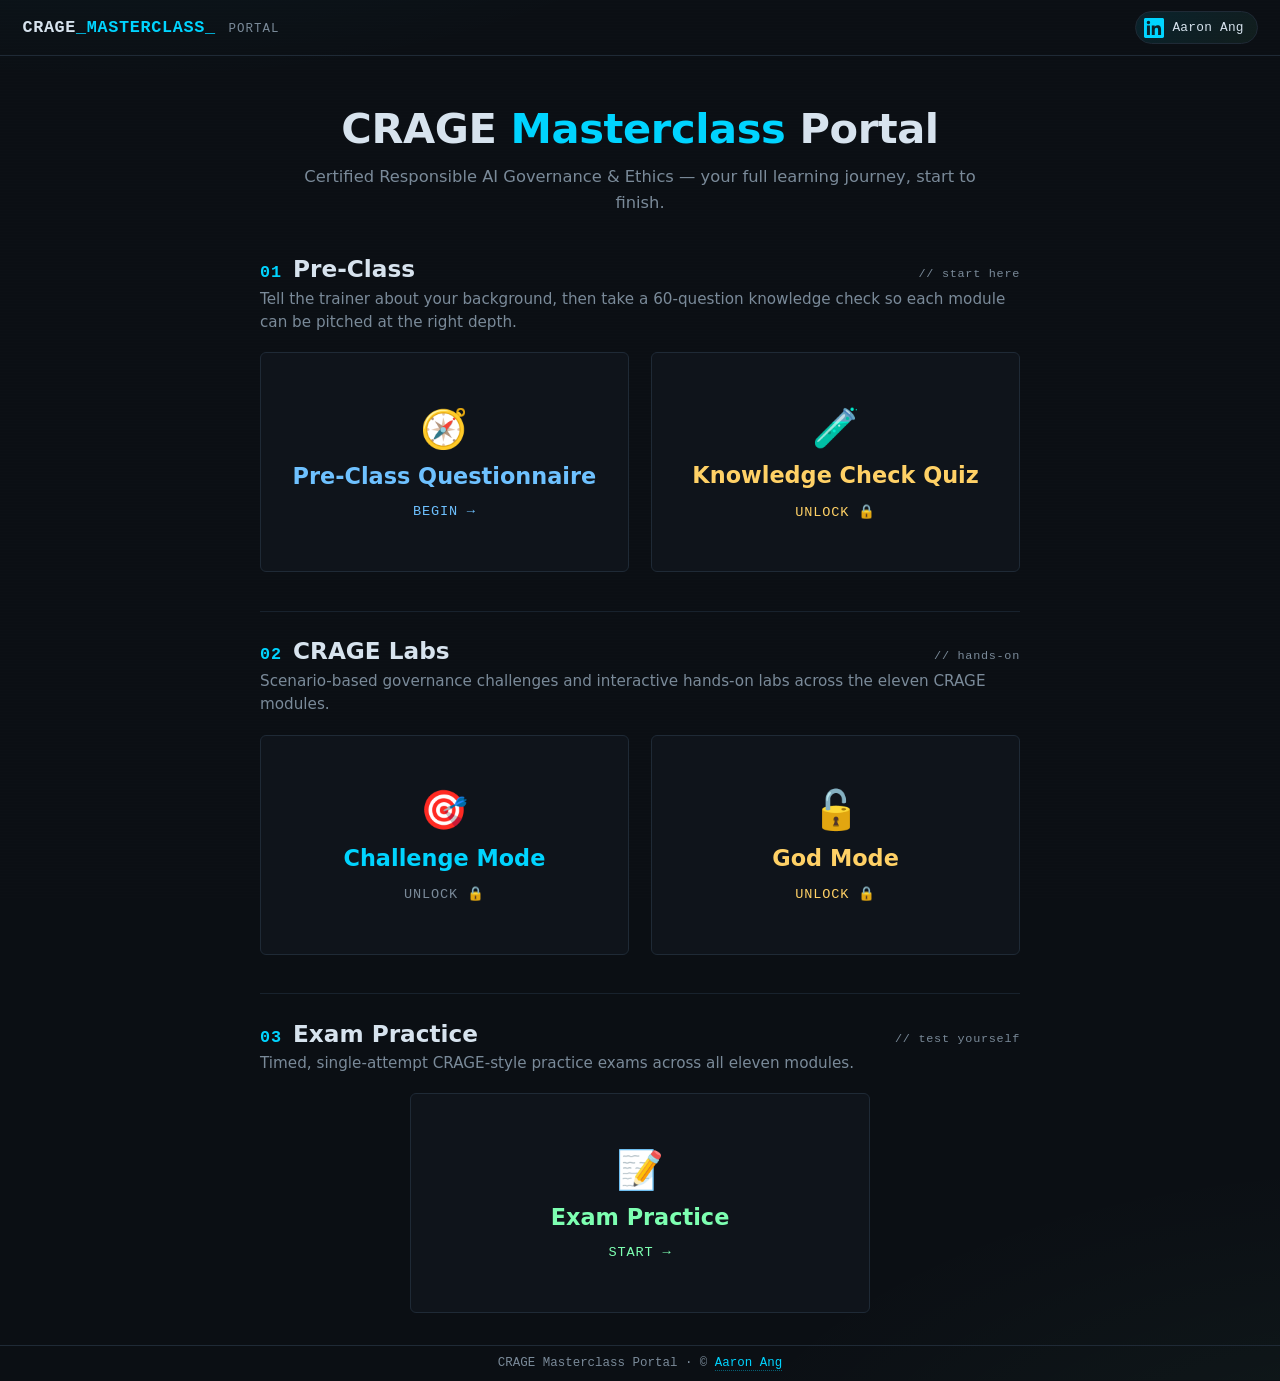
<file: index.html>
<!DOCTYPE html>
<html lang="en">
<head>
  <meta charset="UTF-8">
  <meta name="viewport" content="width=device-width, initial-scale=1">
  <title>CRAGE Masterclass Portal · by Aaron Ang</title>
  <link rel="stylesheet" href="styles.css">
</head>
<body class="landing-body">

  <div class="scanlines" aria-hidden="true"></div>

  <header class="deck-topbar">
    <div class="deck-brand">
      <span class="brand-logo">CRAGE<span class="brand-num">_MASTERCLASS</span><span class="brand-cursor">_</span></span>
      <span class="deck-brand-tag">PORTAL</span>
    </div>
    <a class="li-badge" href="https://www.linkedin.com/in/aaronangsg/" target="_blank" rel="noopener" title="Aaron Ang on LinkedIn">
      <svg class="li-glyph" viewBox="0 0 24 24" aria-hidden="true"><path d="M20.45 20.45h-3.56v-5.57c0-1.33-.02-3.04-1.85-3.04-1.85 0-2.14 1.45-2.14 2.94v5.67H9.34V9h3.42v1.56h.05c.48-.9 1.64-1.85 3.38-1.85 3.61 0 4.28 2.38 4.28 5.47v6.27zM5.34 7.43a2.07 2.07 0 1 1 0-4.14 2.07 2.07 0 0 1 0 4.14zM7.12 20.45H3.55V9h3.57v11.45zM22.22 0H1.77C.79 0 0 .77 0 1.73v20.54C0 23.22.79 24 1.77 24h20.45c.98 0 1.78-.78 1.78-1.73V1.73C24 .77 23.2 0 22.22 0z"/></svg>
      <span class="li-text">Aaron Ang</span>
    </a>
  </header>

  <main class="landing-main">

    <div class="landing-hero">
      <h1 class="landing-title">
        CRAGE <span class="accent">Masterclass</span> Portal
      </h1>
      <p class="landing-sub">Certified Responsible AI Governance &amp; Ethics &mdash; your full learning journey, start to finish.</p>
    </div>

    <!-- ===== Category 1 · Pre-Class ===== -->
    <section class="cat-block">
      <div class="cat-head">
        <span class="cat-num">01</span>
        <h2 class="cat-title">Pre-Class</h2>
        <span class="cat-tag">// start here</span>
      </div>
      <p class="cat-desc">Tell the trainer about your background, then take a 60-question knowledge check so each module can be pitched at the right depth.</p>
      <div class="mode-grid two">
        <a class="mode-card quiz" href="questionnaire.html">
          <div class="mode-icon">🧭</div>
          <h2>Pre-Class Questionnaire</h2>
          <div class="mode-cta">BEGIN &rarr;</div>
        </a>
        <a class="mode-card check" href="preclass.html">
          <div class="mode-icon">🧪</div>
          <h2>Knowledge Check Quiz</h2>
          <div class="mode-cta locked">UNLOCK 🔒</div>
        </a>
      </div>
    </section>

    <!-- ===== Category 2 · CRAGE Labs ===== -->
    <section class="cat-block">
      <div class="cat-head">
        <span class="cat-num">02</span>
        <h2 class="cat-title">CRAGE Labs</h2>
        <span class="cat-tag">// hands-on</span>
      </div>
      <p class="cat-desc">Scenario-based governance challenges and interactive hands-on labs across the eleven CRAGE modules.</p>
      <div class="mode-grid two">

        <a class="mode-card ctf" href="#" id="challenge-mode-btn">
          <div class="mode-icon">🎯</div>
          <h2>Challenge Mode</h2>
          <div class="mode-cta locked" id="challenge-cta">UNLOCK 🔒</div>
        </a>

        <a class="mode-card god" href="#" id="god-mode-btn">
          <div class="mode-icon">🔓</div>
          <h2>God Mode</h2>
          <div class="mode-cta locked">UNLOCK 🔒</div>
        </a>

      </div>
    </section>

    <!-- ===== Category 3 · Exam Practice ===== -->
    <section class="cat-block">
      <div class="cat-head">
        <span class="cat-num">03</span>
        <h2 class="cat-title">Exam Practice</h2>
        <span class="cat-tag">// test yourself</span>
      </div>
      <p class="cat-desc">Timed, single-attempt CRAGE-style practice exams across all eleven modules.</p>
      <div class="mode-grid one">
        <a class="mode-card exam" href="exam.html">
          <div class="mode-icon">📝</div>
          <h2>Exam Practice</h2>
          <div class="mode-cta">START &rarr;</div>
        </a>
      </div>
    </section>

  </main>

  <!-- God Mode access code modal -->
  <div class="auth-modal" id="auth-modal" hidden>
    <div class="auth-card">
      <div class="auth-head">
        <span class="auth-icon">🔒</span>
        <span class="auth-title">God Mode :: access code required</span>
        <button class="auth-close" id="auth-close" title="Close">×</button>
      </div>
      <div class="auth-body">
        <p>Enter the 12-digit access code to unlock the guided walkthrough mode.</p>
        <div class="auth-input-row">
          <input type="password" inputmode="numeric" maxlength="12" pattern="[0-9]{12}"
                 id="auth-input" autocomplete="off" placeholder="••••••••••••" autofocus>
          <button class="auth-submit" id="auth-submit">UNLOCK</button>
        </div>
        <div class="auth-status" id="auth-status"></div>
        <div class="auth-hint">Access code is shared by the instructor at session start.</div>
      </div>
    </div>
  </div>

  <footer class="footnote">
    CRAGE Masterclass Portal &middot; &copy; <a class="credit-link" href="https://www.linkedin.com/in/aaronangsg/" target="_blank" rel="noopener">Aaron Ang</a>
  </footer>

  <script src="gates.js"></script>
  <script>
  (() => {
    const btn = document.getElementById('challenge-mode-btn');
    const cta = document.getElementById('challenge-cta');
    function refresh() {
      if (window.Gates && Gates.isUnlocked('challenge')) {
        cta.textContent = 'ENTER →'; cta.classList.remove('locked');
      }
    }
    refresh();
    btn.addEventListener('click', (e) => {
      e.preventDefault();
      if (Gates.isUnlocked('challenge')) { location.href = 'app.html?mode=ctf'; return; }
      Gates.prompt('challenge', () => { location.href = 'app.html?mode=ctf'; });
    });
  })();
  </script>
  <script src="auth.js"></script>
</body>
</html>
</file>
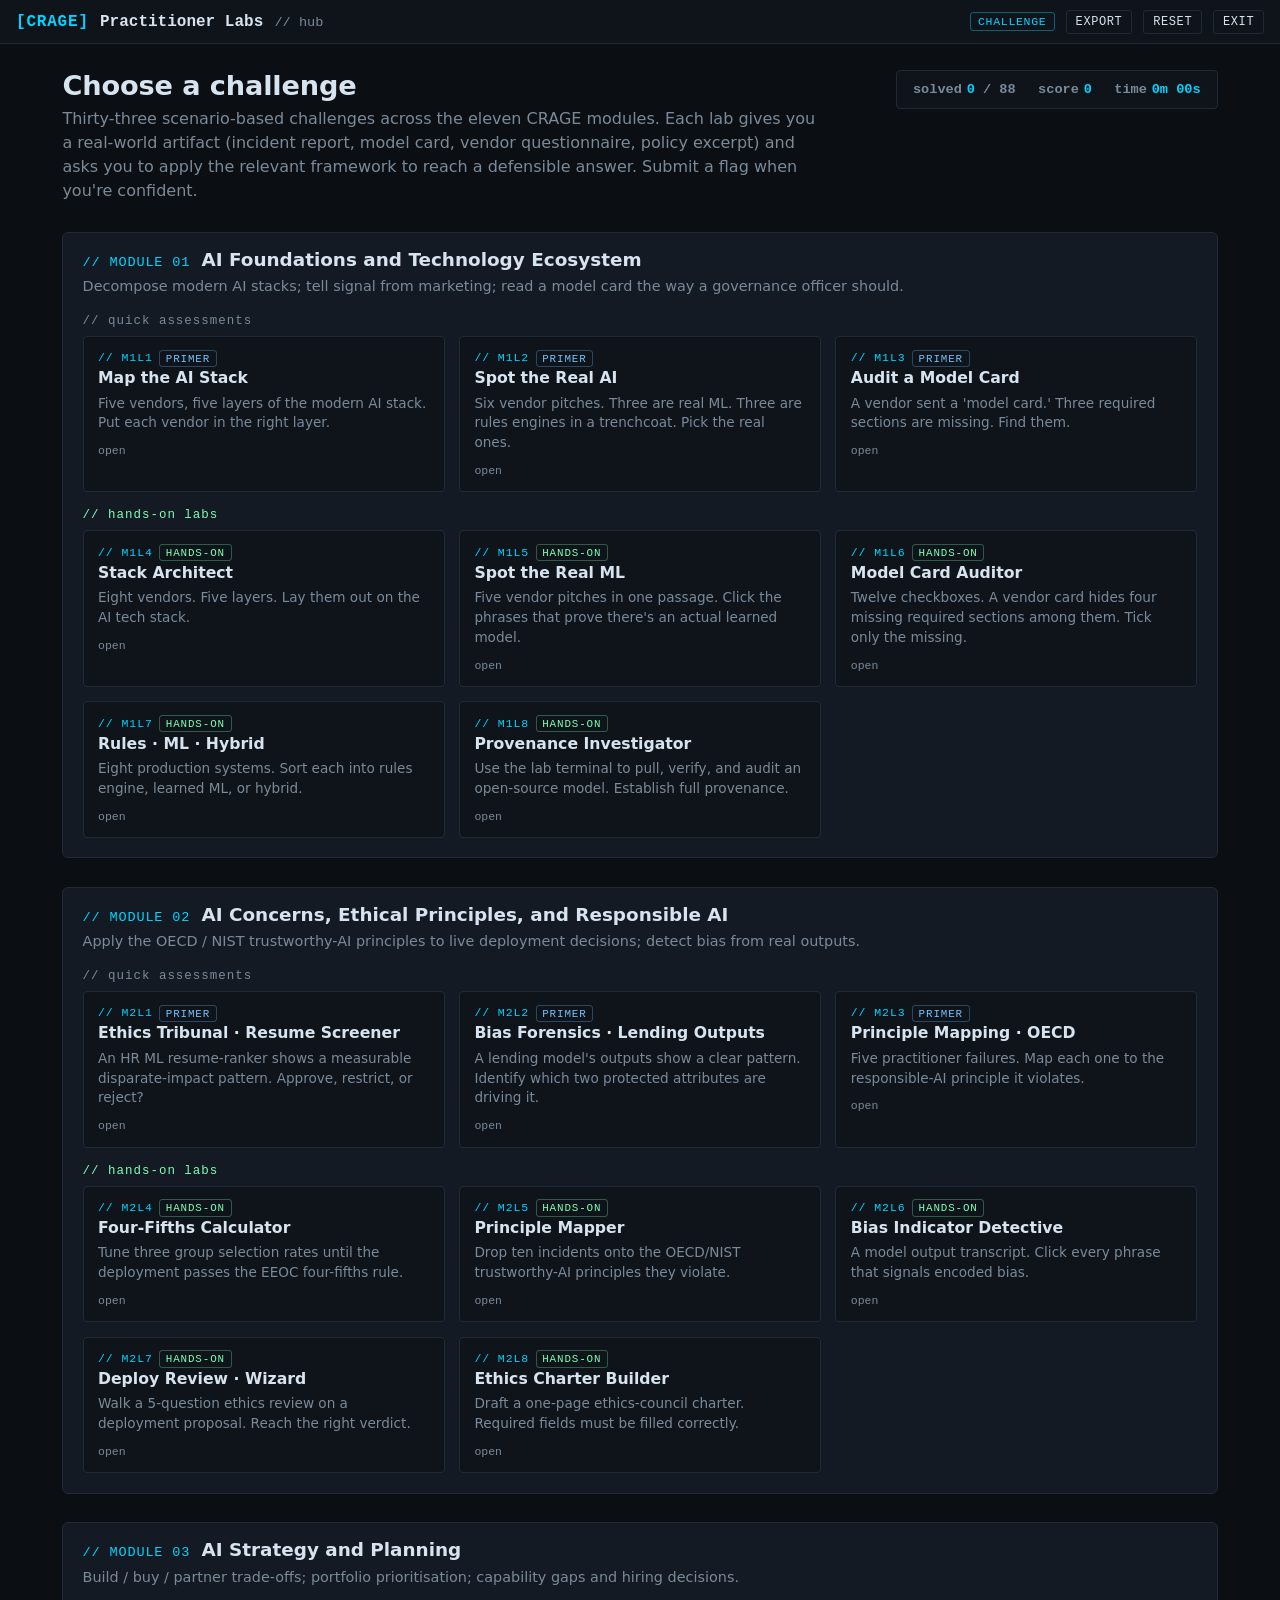
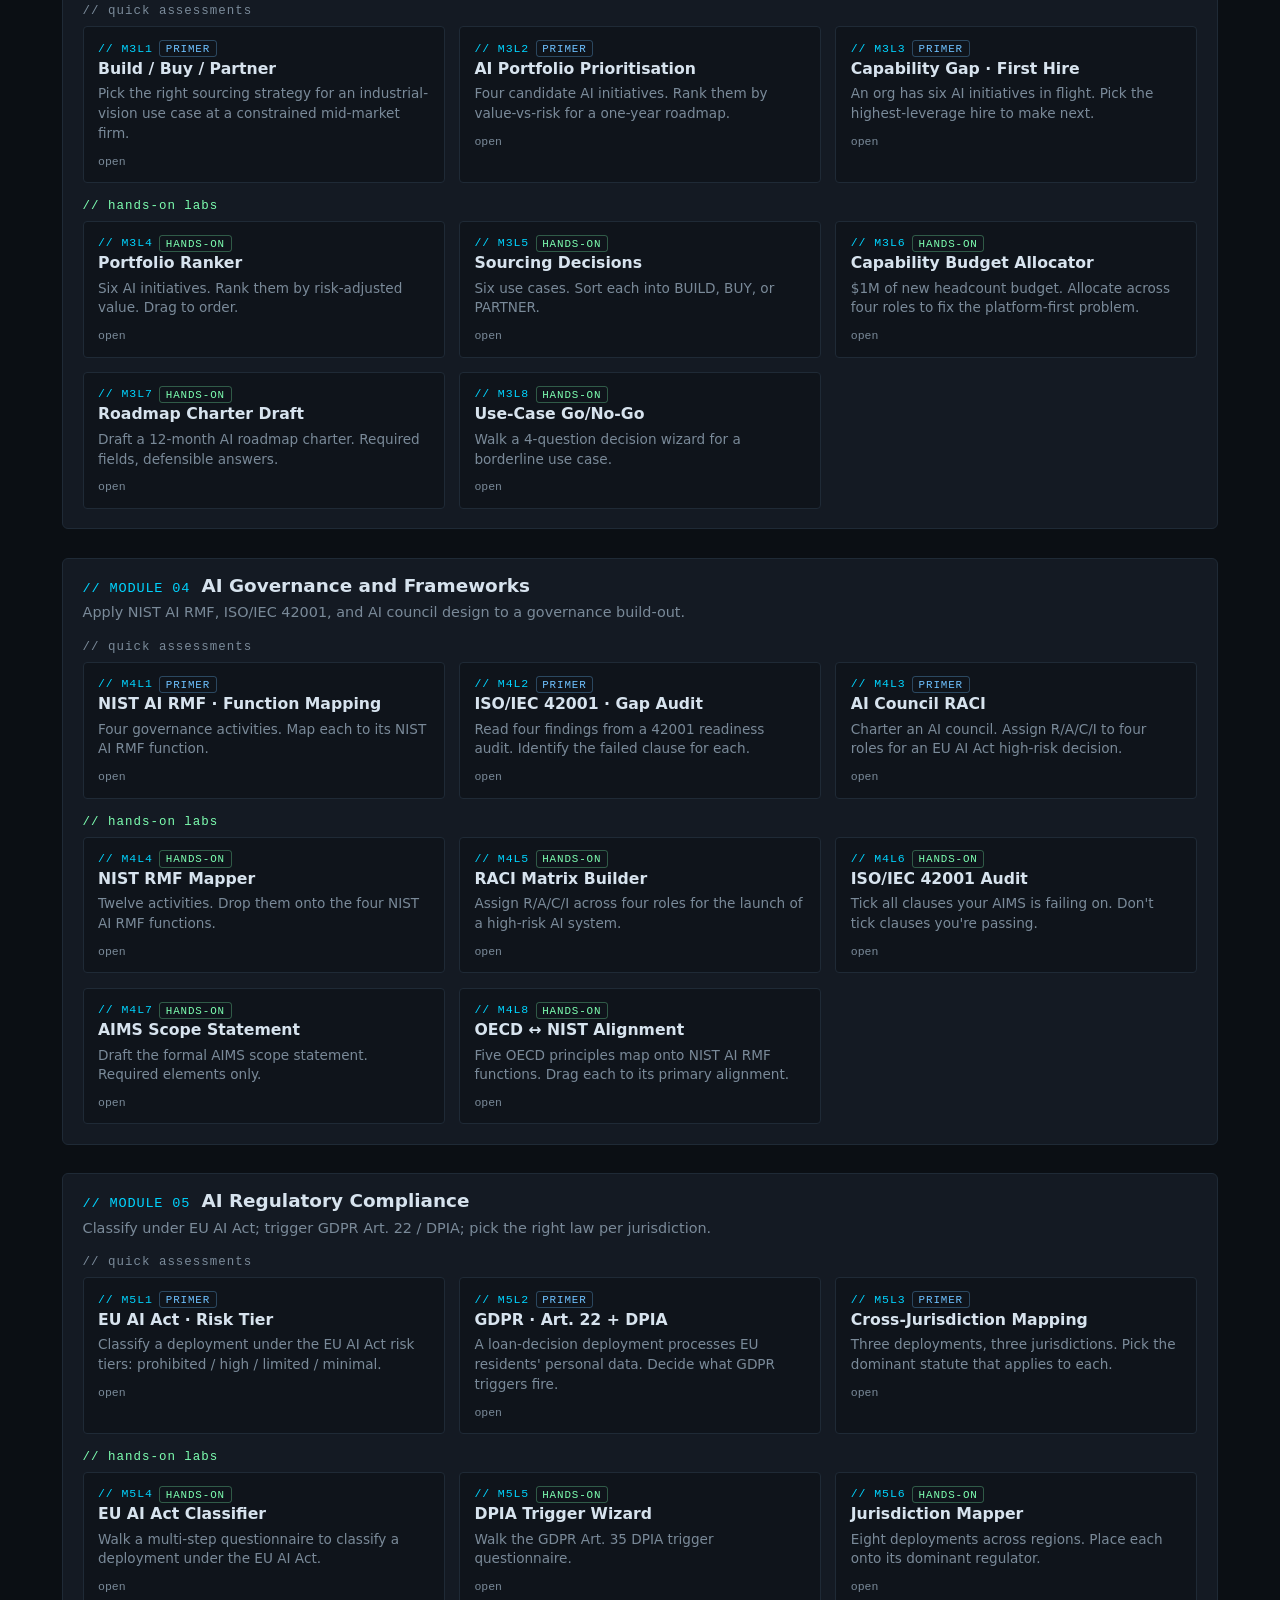
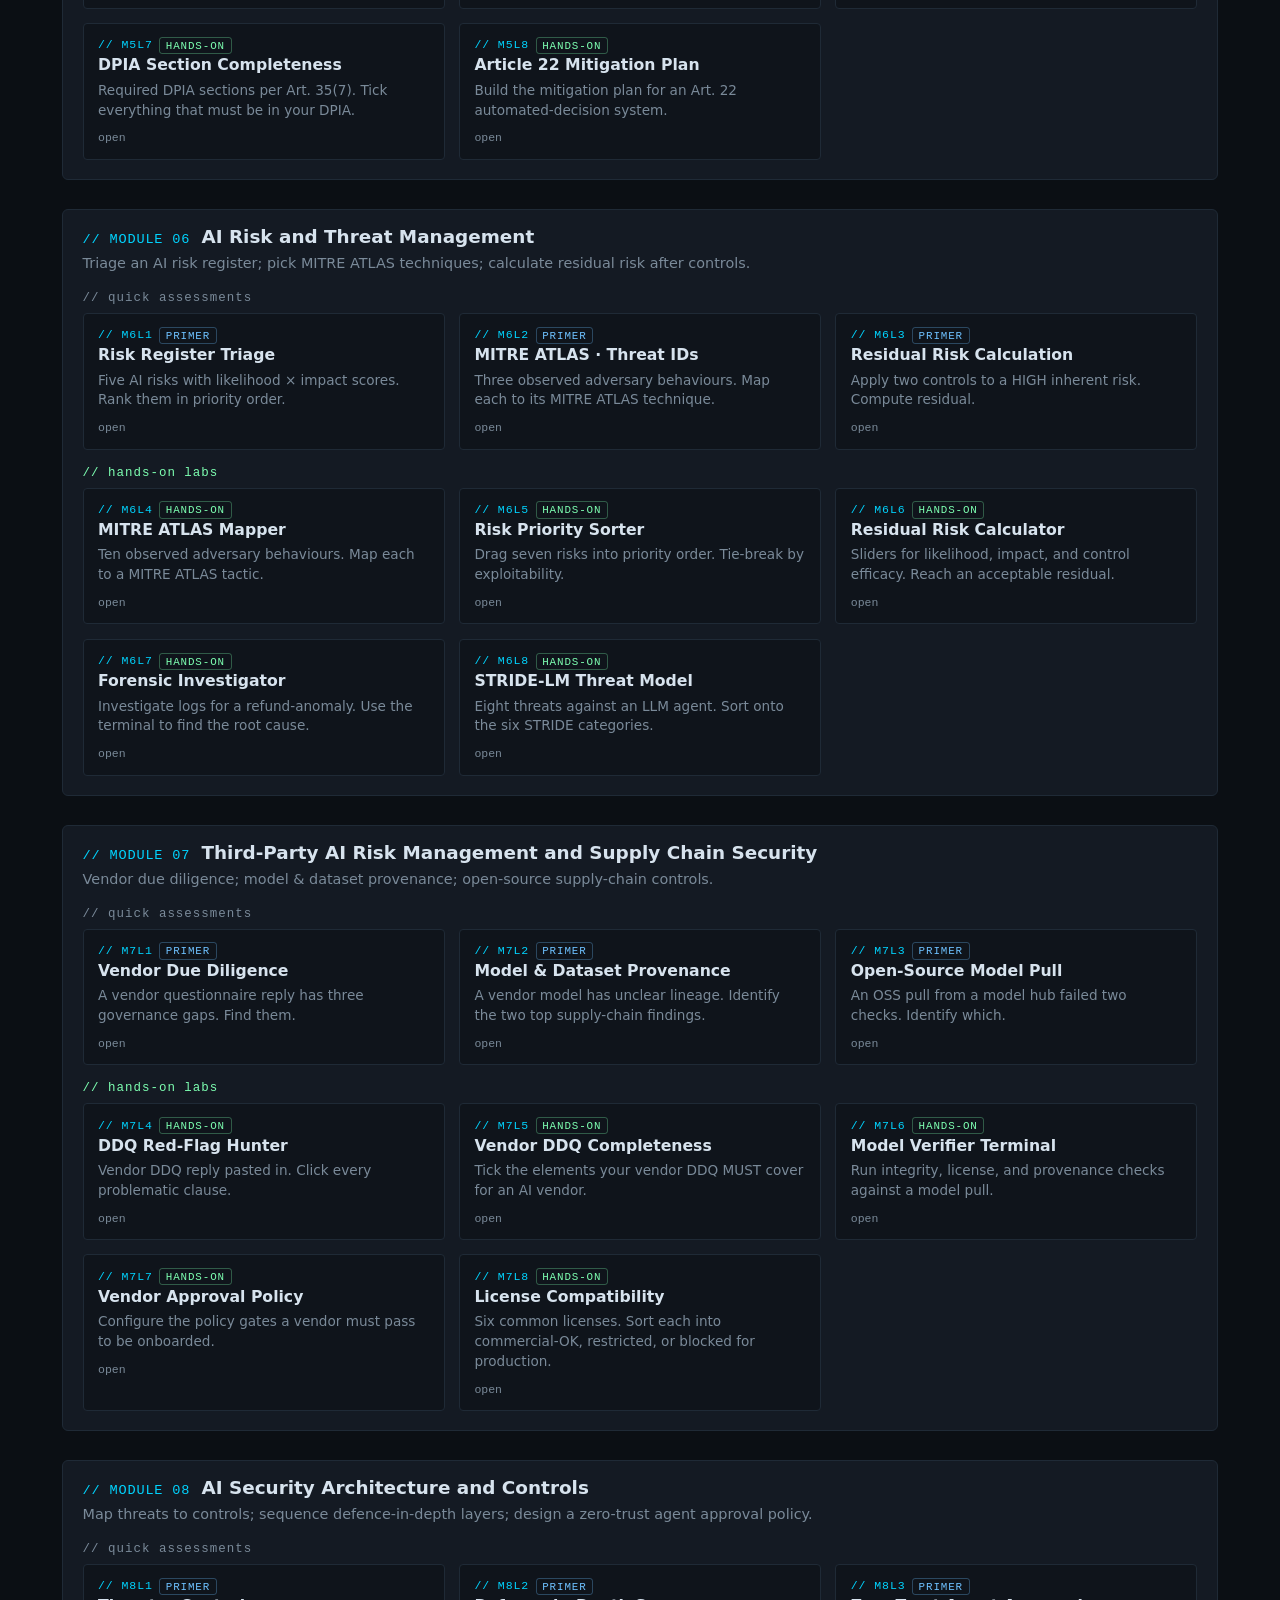
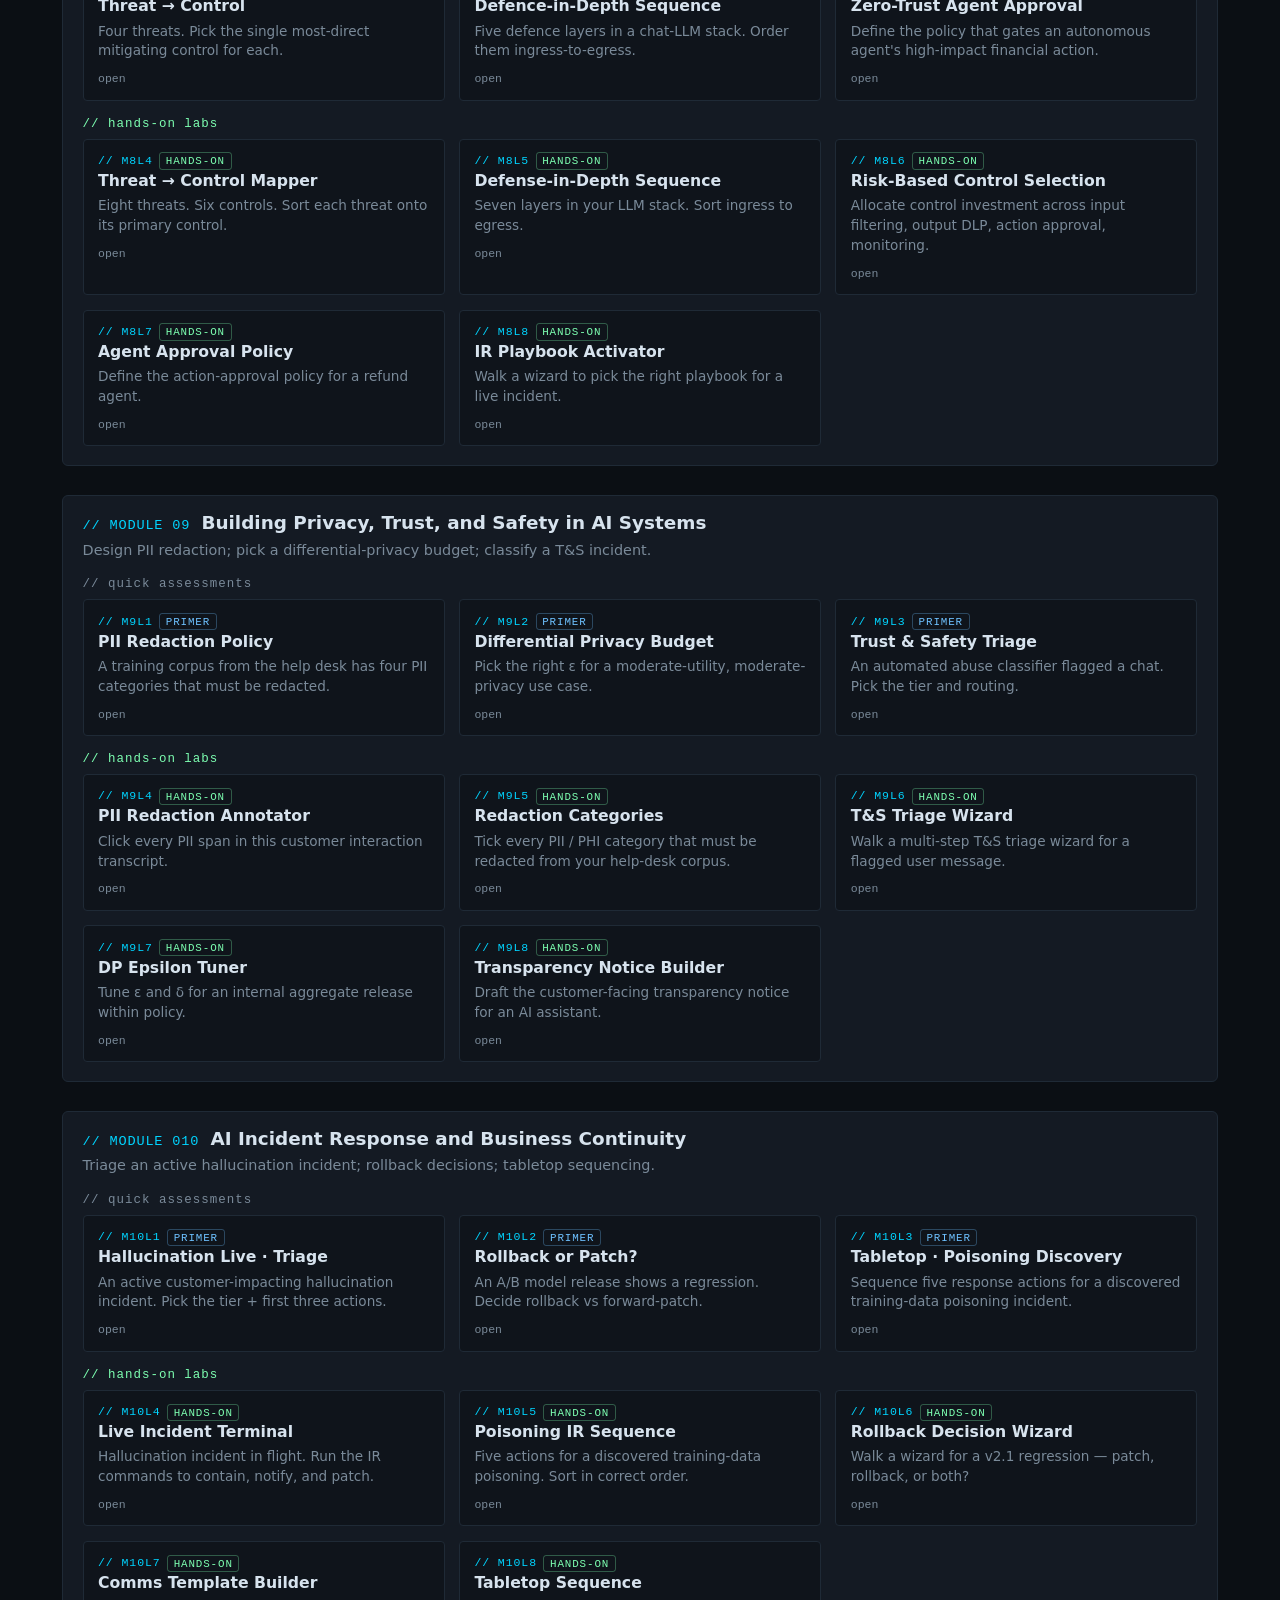
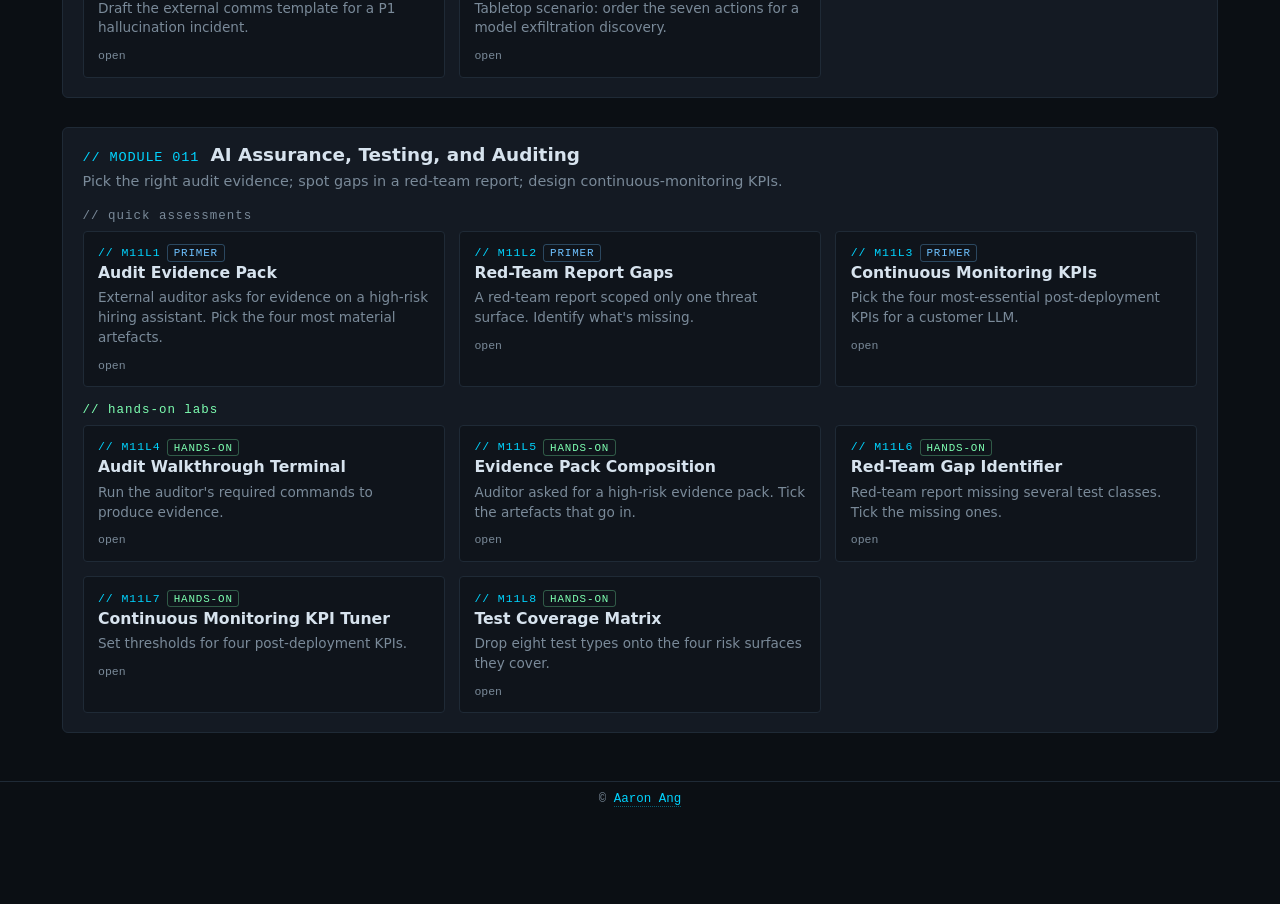
<file: app.html>
<!DOCTYPE html>
<html lang="en">
<head>
  <meta charset="UTF-8">
  <meta name="viewport" content="width=device-width, initial-scale=1">
  <title>CRAGE Masterclass Portal · Labs</title>
  <link rel="stylesheet" href="styles.css">
</head>
<body>

  <header class="topbar">
    <div class="brand">
      <span class="logo">[CRAGE]</span>
      <span class="title">Practitioner Labs</span>
      <span class="subtitle">// hub</span>
    </div>
    <div class="status">
      <span class="badge" id="mode-badge">CHALLENGE</span>
      <button id="export-btn" class="ghost-btn small" title="Download session JSON">EXPORT</button>
      <button id="reset-btn" class="ghost-btn small" title="Reset all progress">RESET</button>
      <a href="index.html" class="ghost-btn small">EXIT</a>
    </div>
  </header>

  <main class="hub-main">

    <div class="hub-intro">
      <div>
        <h1 id="hub-title">Choose a challenge</h1>
        <p id="hub-blurb">
          Thirty-three scenario-based challenges across the eleven CRAGE modules.
          Each lab gives you a real-world artifact (incident report, model card, vendor questionnaire, policy excerpt)
          and asks you to apply the relevant framework to reach a defensible answer. Submit a flag when you're confident.
        </p>
      </div>
      <div class="hub-scorebar" id="scorebar">
        <span><span class="label">solved</span><span class="value" id="solved-count">0</span><span class="label"> / 88</span></span>
        <span><span class="label">score</span><span class="value" id="total-score">0</span></span>
        <span><span class="label">time</span><span class="value" id="total-time">0m 00s</span></span>
      </div>
    </div>

    <div id="modules-mount"></div>

  </main>

  <footer class="footnote">
    &copy; <a class="credit-link" href="https://www.linkedin.com/in/aaronangsg/" target="_blank" rel="noopener">Aaron Ang</a>
  </footer>

  <script src="ctf.js"></script>
  <script src="labs.js"></script>
  <script src="labs-handson.js"></script>
  <script>
  (() => {
    const params = new URLSearchParams(location.search);
    const isGod = params.get('mode') === 'god' && sessionStorage.getItem('crage:god-unlock') === 'true';
    const MODE = isGod ? 'god' : 'ctf';
    const badge = document.getElementById('mode-badge');
    badge.textContent = MODE === 'god' ? 'GOD MODE' : 'CHALLENGE';
    badge.className = 'badge ' + (MODE === 'god' ? 'god' : 'ctf');

    if (MODE === 'god') {
      document.getElementById('hub-title').textContent = 'God Mode :: instructor view';
      document.getElementById('hub-blurb').innerHTML =
        'You are in <strong style="color:var(--gold)">guided walkthrough mode</strong>. ' +
        'Each lab shows the framework reasoning and the final flag answer. ' +
        'Use this for live teaching, demo runs, and post-class review.';
    }

    const mount = document.getElementById('modules-mount');
    const html = [];
    LABS.modules.forEach((mod) => {
      html.push('<section class="module-block">');
      html.push('<div class="module-head"><span class="module-num">// MODULE 0' +
        (mod.num < 10 ? mod.num : mod.num) + '</span><h2>' + mod.title + '</h2></div>');
      if (mod.blurb) html.push('<p>' + mod.blurb + '</p>');
      const primers = mod.labs.filter((l) => !l.interactive);
      const handsOn = mod.labs.filter((l) => !!l.interactive);

      function renderCard(lab) {
        const solved = window.CTF && CTF.isCompleted(lab.id);
        const score = window.CTF ? CTF.labScore(lab.id) : 0;
        const typeTag = lab.interactive
          ? '<span class="lab-type handson">HANDS-ON</span>'
          : '<span class="lab-type primer">PRIMER</span>';
        return (
          '<a class="lab-card' + (solved ? ' solved' : '') + '" href="lab.html?id=' + lab.id + '&mode=' + MODE + '">' +
            '<div class="lab-id">// ' + lab.id.toUpperCase() + typeTag + '</div>' +
            '<h3>' + lab.title + '</h3>' +
            '<p class="lab-blurb">' + lab.blurb + '</p>' +
            '<div class="lab-meta">' +
              (solved ? '<span class="check">✓ solved · ' + score + ' pts</span>' : '<span>open</span>') +
            '</div>' +
          '</a>'
        );
      }
      if (primers.length) {
        html.push('<div class="module-section-title primer">// quick assessments</div>');
        html.push('<div class="lab-grid">');
        primers.forEach((l) => html.push(renderCard(l)));
        html.push('</div>');
      }
      if (handsOn.length) {
        html.push('<div class="module-section-title handson">// hands-on labs</div>');
        html.push('<div class="lab-grid">');
        handsOn.forEach((l) => html.push(renderCard(l)));
        html.push('</div>');
      }
      html.push('</section>');
    });
    mount.innerHTML = html.join('');

    function refreshScore() {
      if (!window.CTF) return;
      document.getElementById('solved-count').textContent = CTF.completedCount();
      document.getElementById('total-score').textContent = CTF.totalScore();
      document.getElementById('total-time').textContent = CTF.fmtTime(CTF.totalTime());
    }
    refreshScore();

    document.getElementById('export-btn').addEventListener('click', () => {
      if (window.CTF) CTF.downloadSession();
    });
    document.getElementById('reset-btn').addEventListener('click', () => {
      if (!confirm('Reset all lab progress? This cannot be undone.')) return;
      if (window.CTF) CTF.resetAll();
      location.reload();
    });
  })();
  </script>
</body>
</html>
</file>
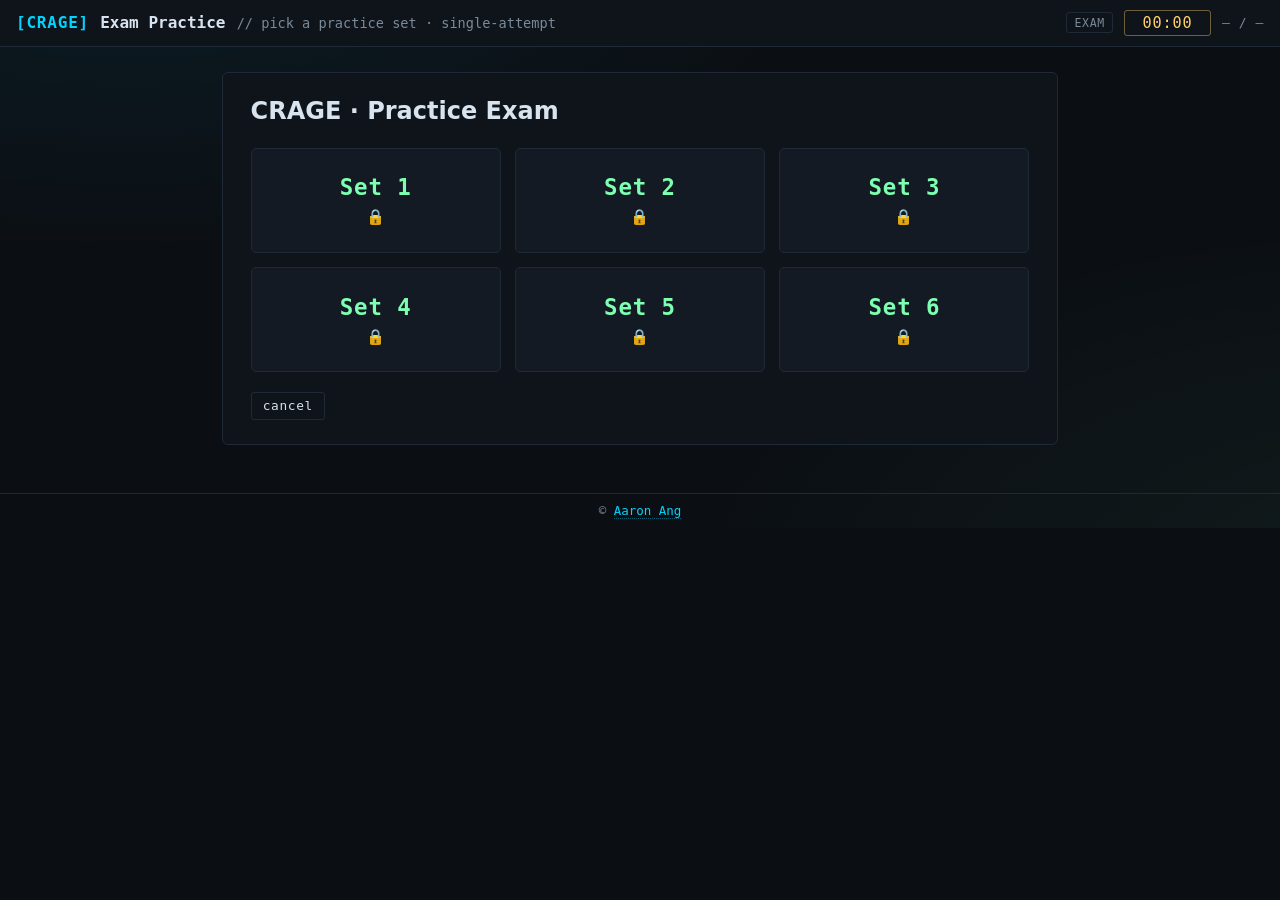
<file: exam.html>
<!DOCTYPE html>
<html lang="en">
<head>
  <meta charset="UTF-8">
  <meta name="viewport" content="width=device-width, initial-scale=1">
  <title>CRAGE Masterclass Portal · Exam Practice</title>
  <link rel="stylesheet" href="styles.css">
</head>
<body class="exam-body">

  <header class="topbar">
    <div class="brand">
      <span class="logo">[CRAGE]</span>
      <span class="title">Exam Practice</span>
      <span class="subtitle" id="exam-sub">// pick a practice set · single-attempt</span>
    </div>
    <div class="status">
      <span class="badge" id="exam-mode-badge">EXAM</span>
      <span class="exam-timer" id="exam-timer">00:00</span>
      <span class="exam-progress" id="exam-progress">— / —</span>
    </div>
  </header>

  <main class="exam-main" id="exam-main">

    <!-- Pre-exam screen -->
    <section id="pre-exam" class="exam-card">
      <h1>CRAGE · Practice Exam</h1>

      <div class="set-grid six">
        <button class="set-card" id="begin-set1-btn">
          <h2>Set 1</h2>
          <div class="set-lock" id="set1-lock">🔒</div>
        </button>
        <button class="set-card" id="begin-set2-btn">
          <h2>Set 2</h2>
          <div class="set-lock" id="set2-lock">🔒</div>
        </button>
        <button class="set-card" id="begin-set3-btn">
          <h2>Set 3</h2>
          <div class="set-lock" id="set3-lock">🔒</div>
        </button>
        <button class="set-card" id="begin-set4-btn">
          <h2>Set 4</h2>
          <div class="set-lock" id="set4-lock">🔒</div>
        </button>
        <button class="set-card" id="begin-set5-btn">
          <h2>Set 5</h2>
          <div class="set-lock" id="set5-lock">🔒</div>
        </button>
        <button class="set-card" id="begin-set6-btn">
          <h2>Set 6</h2>
          <div class="set-lock" id="set6-lock">🔒</div>
        </button>
      </div>

      <div class="exam-actions">
        <a class="ghost-btn" href="index.html">cancel</a>
      </div>
    </section>

    <!-- Question screen -->
    <section id="question-screen" class="exam-card" hidden>
      <div class="question-head">
        <div class="question-num" id="question-num">Question 1 of 100</div>
        <div class="question-topic" id="question-topic"></div>
      </div>
      <div class="question-body" id="question-body"></div>
      <div class="question-options" id="question-options"></div>
      <div class="question-nav">
        <button class="ghost-btn" id="prev-btn">← Previous</button>
        <span class="question-jump"><span id="answered-count">0</span> answered</span>
        <button class="ghost-btn check" id="next-btn">Next →</button>
        <button class="ghost-btn submit" id="submit-btn" hidden>SUBMIT EXAM</button>
      </div>
    </section>

    <!-- Result screen -->
    <section id="result-screen" class="exam-card" hidden>
      <div id="result-banner" class="result-banner"></div>
      <h1 id="result-title">Your Score</h1>
      <div class="result-grid">
        <div class="result-stat">
          <div class="result-label">Score</div>
          <div class="result-value" id="result-score">0 / 100</div>
        </div>
        <div class="result-stat">
          <div class="result-label">Percentage</div>
          <div class="result-value" id="result-pct">0%</div>
        </div>
        <div class="result-stat">
          <div class="result-label">Time taken</div>
          <div class="result-value" id="result-time">0m 00s</div>
        </div>
        <div class="result-stat">
          <div class="result-label">Verdict</div>
          <div class="result-value" id="result-verdict">—</div>
        </div>
      </div>
      <p class="result-note">Per-question review is not provided. Re-take the exam to practise again.</p>
      <div class="exam-actions">
        <button class="ghost-btn" id="retake-btn">RETAKE</button>
        <a class="ghost-btn" href="index.html">EXIT</a>
      </div>
    </section>

  </main>

  <footer class="footnote">
    &copy; <a class="credit-link" href="https://www.linkedin.com/in/aaronangsg/" target="_blank" rel="noopener">Aaron Ang</a>
  </footer>

  <script src="gates.js"></script>
  <script src="questions.js"></script>
  <script src="questions2.js"></script>
  <script src="questions3.js"></script>
  <script src="questions4.js"></script>
  <script src="questions5.js"></script>
  <script src="questions6.js"></script>
  <script src="exam.js"></script>
</body>
</html>
</file>
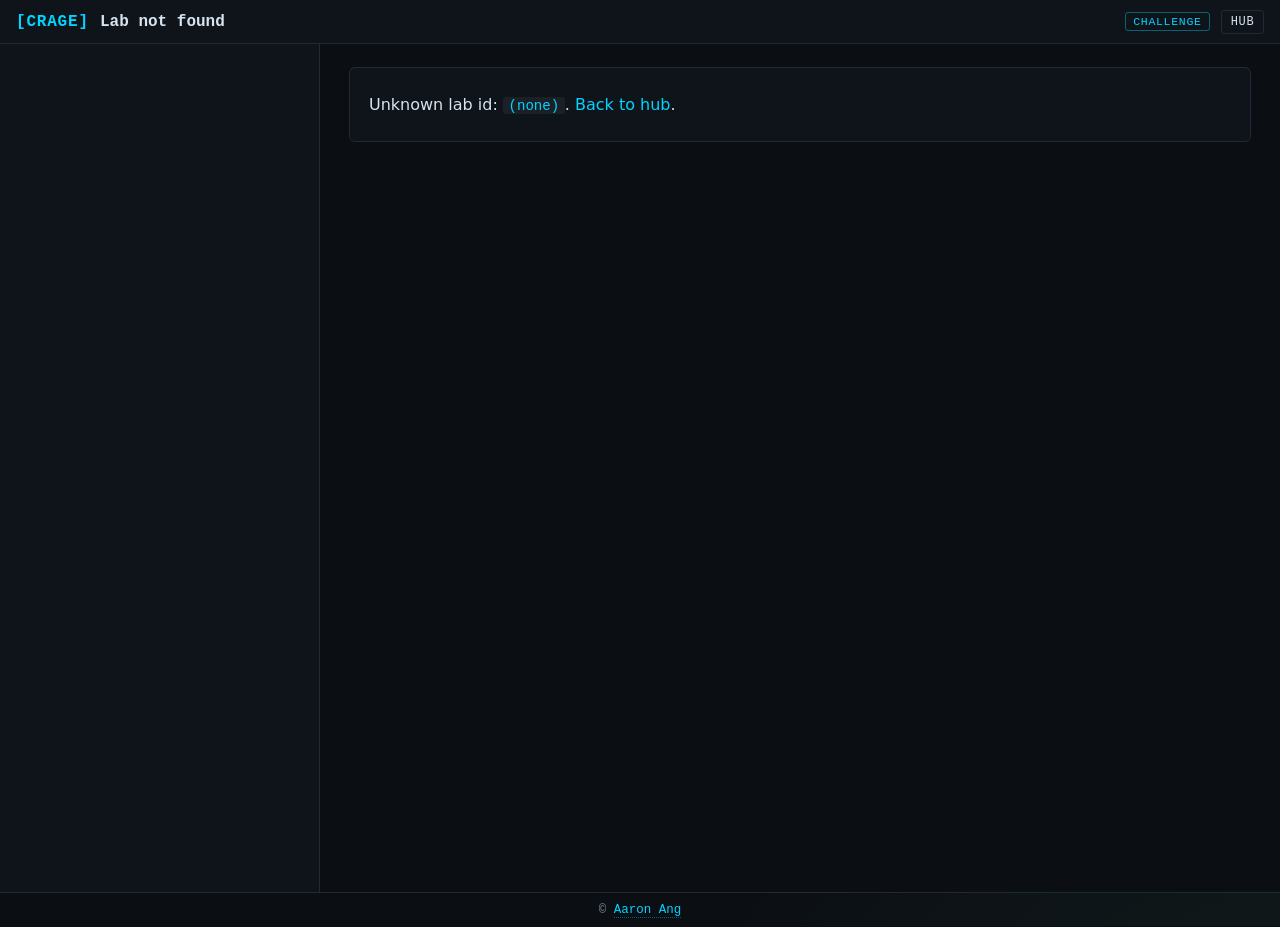
<file: lab.html>
<!DOCTYPE html>
<html lang="en">
<head>
  <meta charset="UTF-8">
  <meta name="viewport" content="width=device-width, initial-scale=1">
  <title>CRAGE Masterclass Portal · Lab</title>
  <link rel="stylesheet" href="styles.css">
</head>
<body>

  <header class="topbar">
    <div class="brand">
      <span class="logo">[CRAGE]</span>
      <span class="title" id="lab-title-bar">Practitioner Lab</span>
      <span class="subtitle" id="lab-sub-bar"></span>
    </div>
    <nav id="lab-nav"></nav>
    <div class="status">
      <span class="badge" id="mode-badge">CHALLENGE</span>
      <a href="app.html" class="ghost-btn small" id="hub-link">HUB</a>
    </div>
  </header>

  <main class="lab-main">
    <aside class="guide" id="sidebar"></aside>
    <section class="lab-content" id="content"></section>
  </main>

  <footer class="footnote">
    &copy; <a class="credit-link" href="https://www.linkedin.com/in/aaronangsg/" target="_blank" rel="noopener">Aaron Ang</a>
  </footer>

  <script src="ctf.js"></script>
  <script src="widgets.js"></script>
  <script src="labs.js"></script>
  <script src="labs-handson.js"></script>
  <script src="lab.js"></script>
</body>
</html>
</file>
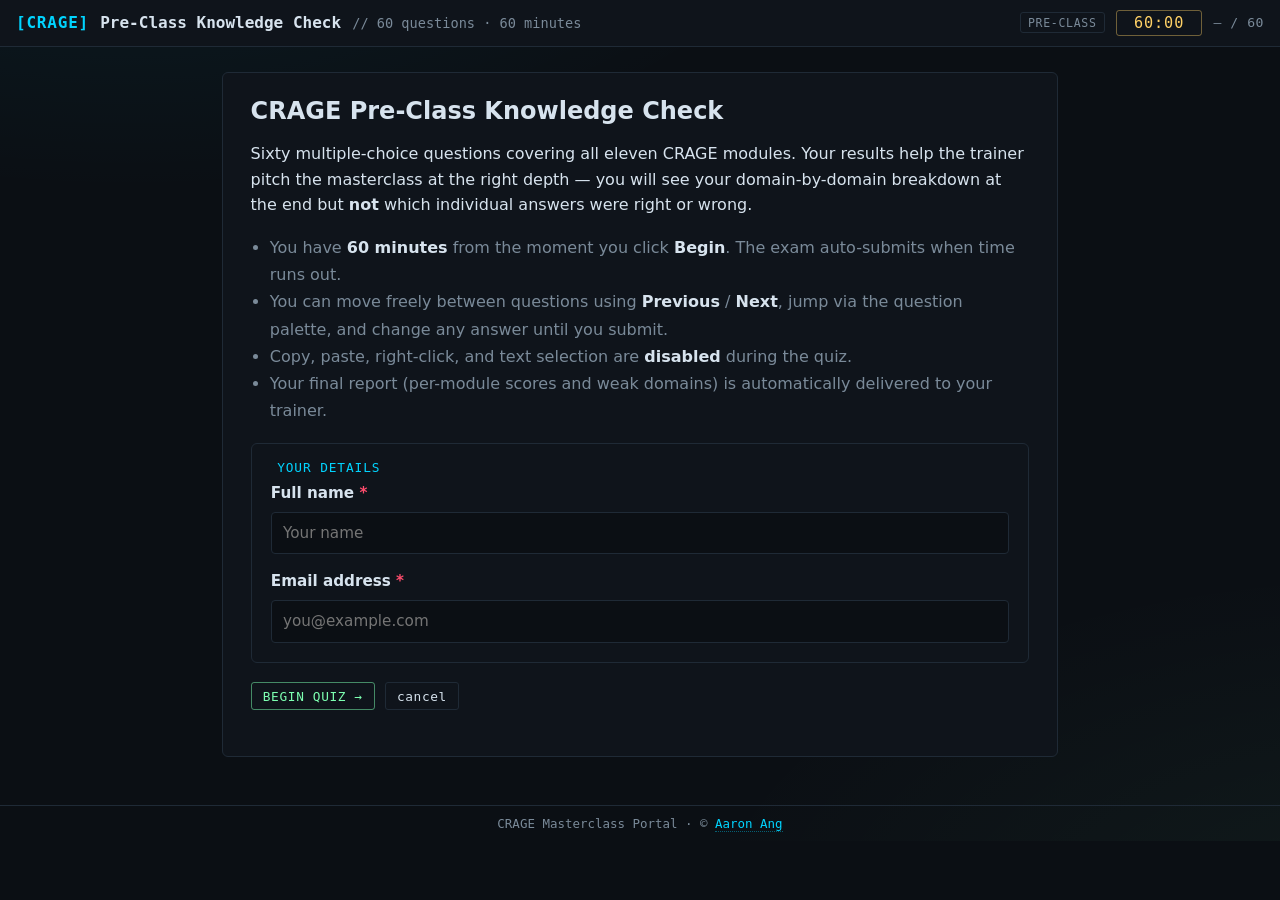
<file: preclass.html>
<!DOCTYPE html>
<html lang="en">
<head>
  <meta charset="UTF-8">
  <meta name="viewport" content="width=device-width, initial-scale=1">
  <title>CRAGE Masterclass · Pre-Class Knowledge Check</title>
  <link rel="stylesheet" href="styles.css">
</head>
<body class="exam-body">

  <header class="topbar">
    <div class="brand">
      <span class="logo">[CRAGE]</span>
      <span class="title">Pre-Class Knowledge Check</span>
      <span class="subtitle" id="quiz-sub">// 60 questions · 60 minutes</span>
    </div>
    <div class="status">
      <span class="badge" id="quiz-mode-badge">PRE-CLASS</span>
      <span class="exam-timer" id="quiz-timer">60:00</span>
      <span class="exam-progress" id="quiz-progress">— / 60</span>
    </div>
  </header>

  <main class="exam-main" id="quiz-main">

    <!-- ===== Pre-quiz screen ===== -->
    <section id="pre-quiz" class="exam-card">
      <h1>CRAGE Pre-Class Knowledge Check</h1>
      <p>
        Sixty multiple-choice questions covering all eleven CRAGE modules.
        Your results help the trainer pitch the masterclass at the right depth — you will see your domain-by-domain
        breakdown at the end but <strong>not</strong> which individual answers were right or wrong.
      </p>
      <ul class="exam-rules">
        <li>You have <strong>60 minutes</strong> from the moment you click <strong>Begin</strong>. The exam auto-submits when time runs out.</li>
        <li>You can move freely between questions using <strong>Previous</strong> / <strong>Next</strong>, jump via the question palette, and change any answer until you submit.</li>
        <li>Copy, paste, right-click, and text selection are <strong>disabled</strong> during the quiz.</li>
        <li>Your final report (per-module scores and weak domains) is automatically delivered to your trainer.</li>
      </ul>

      <div class="qsection" style="margin-top:1.2rem">
        <legend>Your details</legend>
        <div class="qfield">
          <label for="quiz-name">Full name <span class="req">*</span></label>
          <input type="text" id="quiz-name" autocomplete="name" placeholder="Your name">
        </div>
        <div class="qfield">
          <label for="quiz-email">Email address <span class="req">*</span></label>
          <input type="email" id="quiz-email" autocomplete="email" placeholder="you@example.com">
        </div>
      </div>

      <div class="exam-actions" style="margin-top:1.2rem">
        <button class="ghost-btn check" id="begin-btn">BEGIN QUIZ &rarr;</button>
        <a class="ghost-btn" href="index.html">cancel</a>
      </div>
      <div class="qform-status" id="pre-status"></div>
    </section>

    <!-- ===== Question screen ===== -->
    <section id="question-screen" class="exam-card" hidden>
      <div class="question-head">
        <div class="question-num" id="question-num">Question 1 of 60</div>
        <div class="question-topic" id="question-module"></div>
      </div>
      <div class="question-body" id="question-body"></div>
      <div class="question-options" id="question-options"></div>

      <div class="palette-wrap">
        <div class="palette-label">// jump to question</div>
        <div class="palette" id="palette"></div>
      </div>

      <div class="question-nav">
        <button class="ghost-btn" id="prev-btn">← Previous</button>
        <span class="question-jump"><span id="answered-count">0</span> of 60 answered</span>
        <button class="ghost-btn check" id="next-btn">Next →</button>
        <button class="ghost-btn submit" id="submit-btn">SUBMIT QUIZ</button>
      </div>
    </section>

    <!-- ===== Result screen ===== -->
    <section id="result-screen" class="exam-card" hidden>
      <div id="result-banner" class="result-banner"></div>
      <h1>Your Pre-Class Snapshot</h1>
      <p class="result-note">Per-question feedback is intentionally not shown. The trainer uses this snapshot to calibrate the depth of each module in the masterclass.</p>

      <div class="result-grid">
        <div class="result-stat">
          <div class="result-label">Total</div>
          <div class="result-value" id="result-score">0 / 60</div>
        </div>
        <div class="result-stat">
          <div class="result-label">Percentage</div>
          <div class="result-value" id="result-pct">0%</div>
        </div>
        <div class="result-stat">
          <div class="result-label">Time taken</div>
          <div class="result-value" id="result-time">0m 00s</div>
        </div>
        <div class="result-stat">
          <div class="result-label">Weak domains</div>
          <div class="result-value" id="result-weakcount">—</div>
        </div>
      </div>

      <h2 class="domain-h">Domain breakdown</h2>
      <div class="domain-list" id="domain-list"></div>

      <div class="report-status" id="report-status"></div>
      <div class="exam-actions">
        <a class="ghost-btn" href="index.html">EXIT</a>
      </div>
    </section>

  </main>

  <footer class="footnote">
    CRAGE Masterclass Portal &middot; &copy; <a class="credit-link" href="https://www.linkedin.com/in/aaronangsg/" target="_blank" rel="noopener">Aaron Ang</a>
  </footer>

  <script src="gates.js"></script>
  <script src="questions_preclass.js"></script>
  <script src="preclass.js"></script>
</body>
</html>
</file>
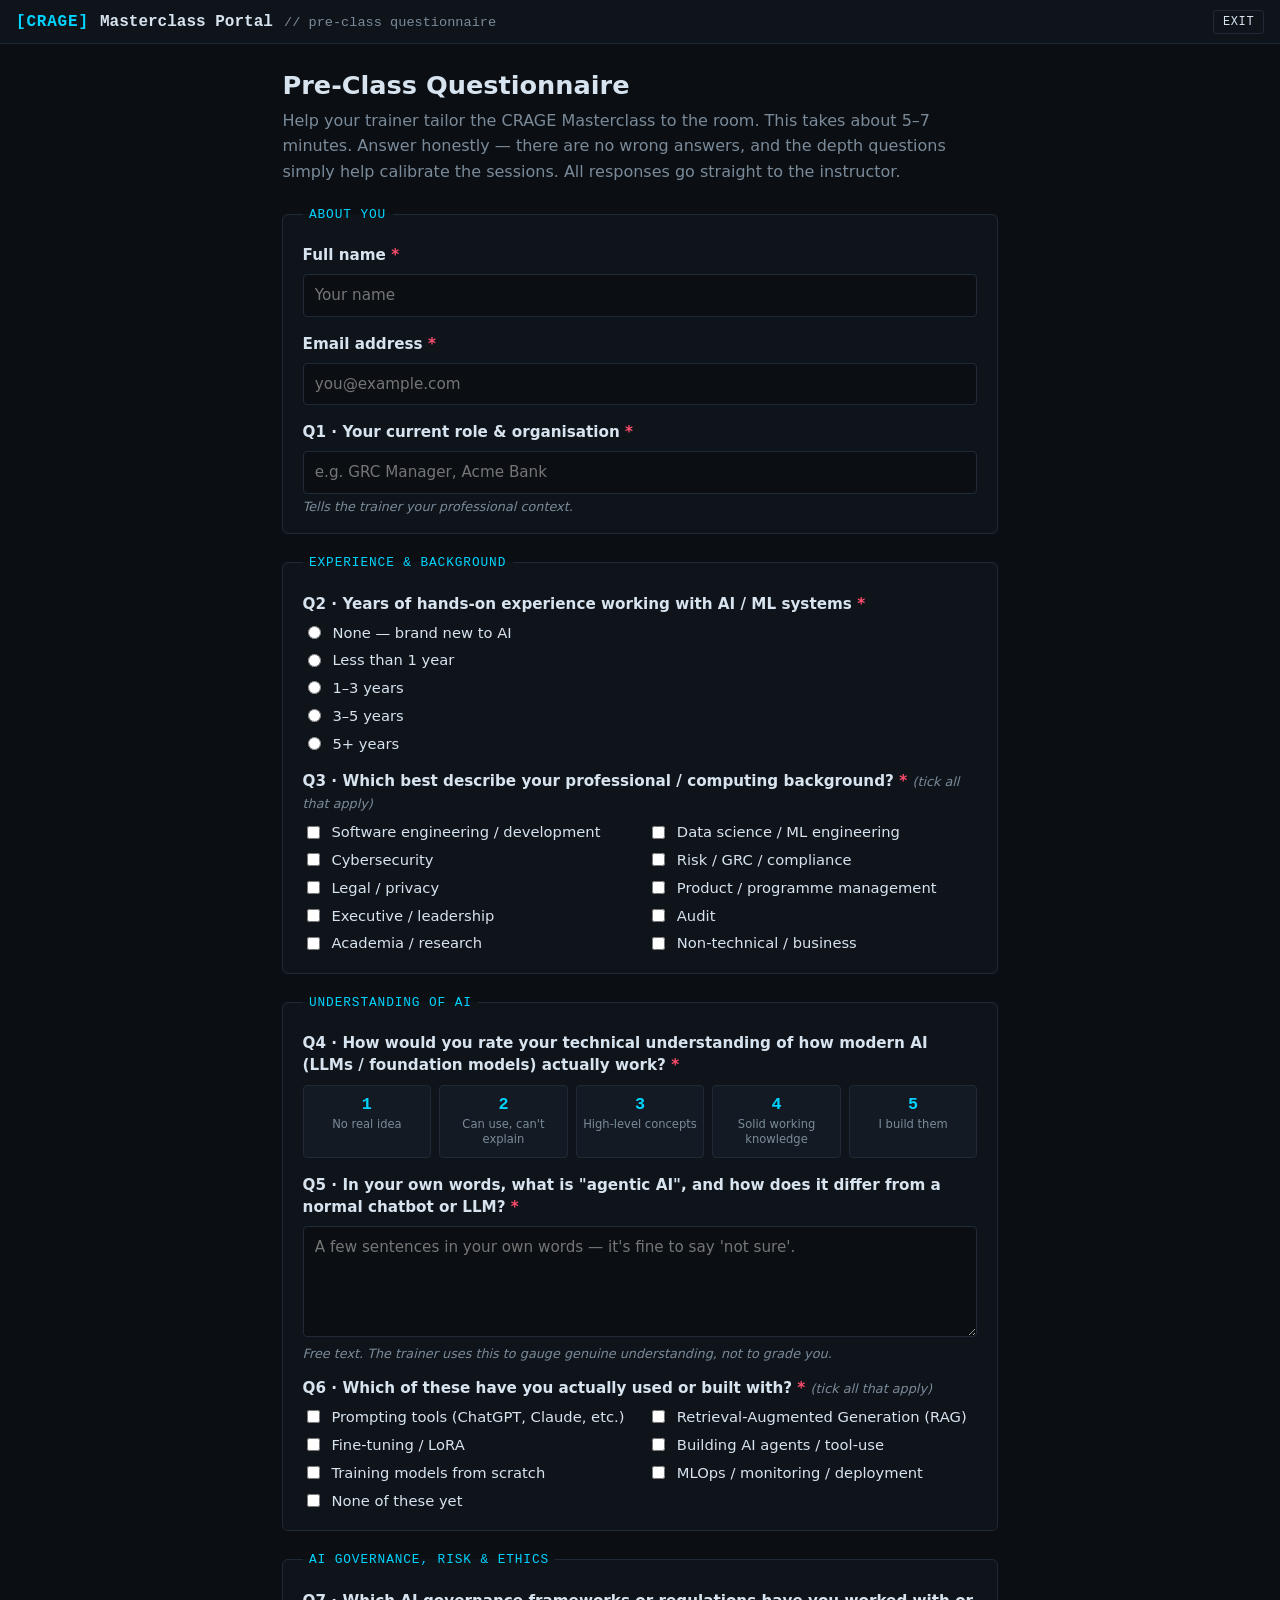
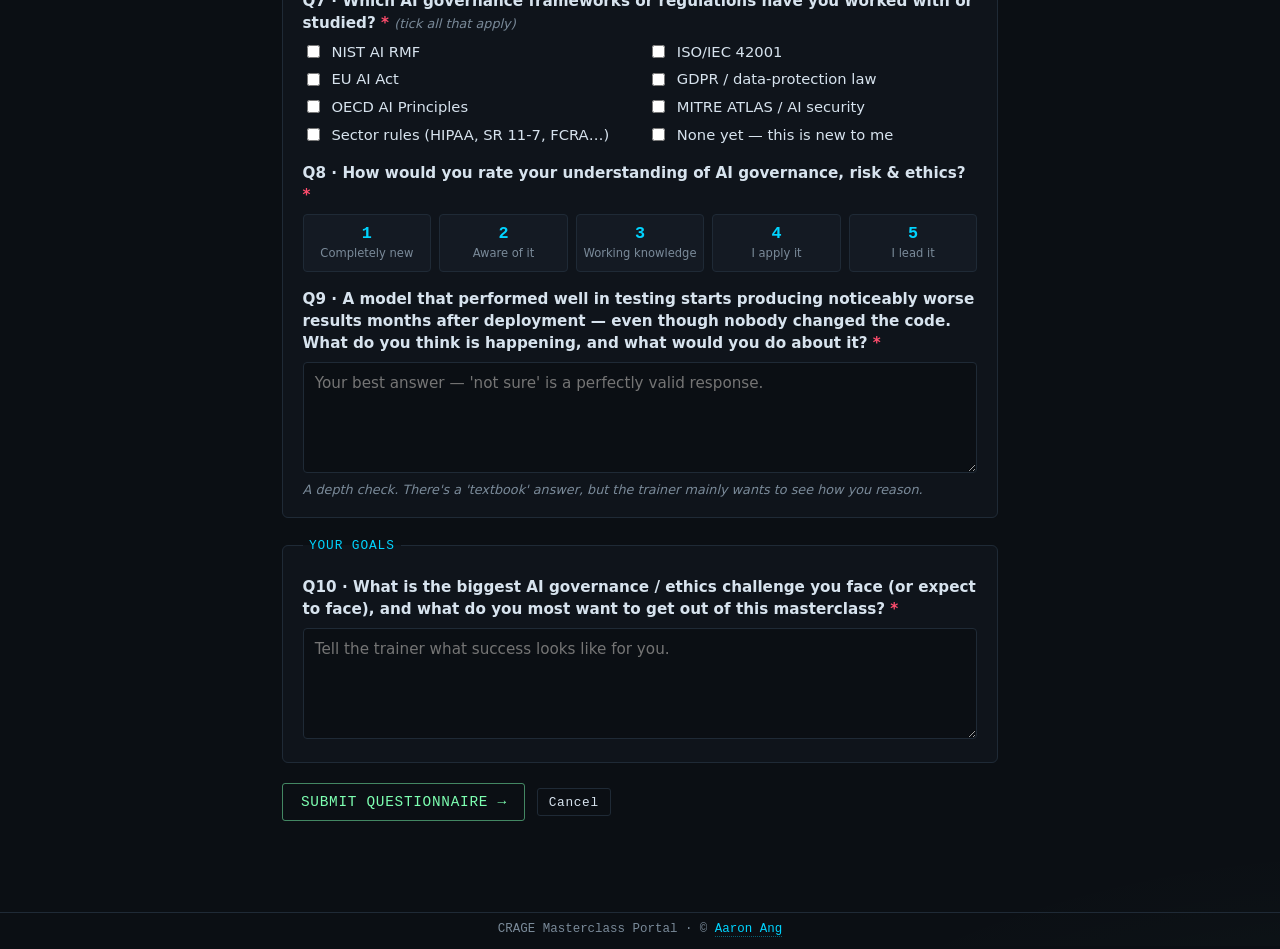
<file: questionnaire.html>
<!DOCTYPE html>
<html lang="en">
<head>
  <meta charset="UTF-8">
  <meta name="viewport" content="width=device-width, initial-scale=1">
  <title>CRAGE Masterclass · Pre-Class Questionnaire</title>
  <link rel="stylesheet" href="styles.css">
</head>
<body class="form-body">

  <header class="topbar">
    <div class="brand">
      <span class="logo">[CRAGE]</span>
      <span class="title">Masterclass Portal</span>
      <span class="subtitle">// pre-class questionnaire</span>
    </div>
    <div class="status">
      <a href="index.html" class="ghost-btn small">EXIT</a>
    </div>
  </header>

  <main class="form-main">

    <div class="form-intro">
      <h1>Pre-Class Questionnaire</h1>
      <p>
        Help your trainer tailor the CRAGE Masterclass to the room. This takes about 5&ndash;7 minutes.
        Answer honestly &mdash; there are no wrong answers, and the depth questions simply help calibrate the sessions.
        All responses go straight to the instructor.
      </p>
    </div>

    <!--
      Powered by Formspree. Submissions are delivered to the form owner's
      Formspree inbox. To change the destination, replace the form ID in the
      action URL below.
    -->
    <form id="preclass-form" class="qform"
          action="https://formspree.io/f/mpqedpej"
          method="POST">

      <input type="hidden" name="_subject" value="CRAGE Masterclass · Pre-Class Questionnaire submission">

      <!-- Identity -->
      <fieldset class="qsection">
        <legend>About you</legend>

        <div class="qfield">
          <label for="name">Full name <span class="req">*</span></label>
          <input type="text" id="name" name="name" required autocomplete="name" placeholder="Your name">
        </div>

        <div class="qfield">
          <label for="email">Email address <span class="req">*</span></label>
          <input type="email" id="email" name="email" required autocomplete="email" placeholder="you@example.com">
        </div>

        <div class="qfield">
          <label for="org">Q1 &middot; Your current role &amp; organisation <span class="req">*</span></label>
          <input type="text" id="org" name="Q1_role_org" required placeholder="e.g. GRC Manager, Acme Bank">
          <p class="qhint">Tells the trainer your professional context.</p>
        </div>
      </fieldset>

      <!-- Experience -->
      <fieldset class="qsection">
        <legend>Experience &amp; background</legend>

        <div class="qfield">
          <label>Q2 &middot; Years of hands-on experience working with AI / ML systems <span class="req">*</span></label>
          <div class="qradios">
            <label><input type="radio" name="Q2_years_ai" value="None — brand new to AI" required> None &mdash; brand new to AI</label>
            <label><input type="radio" name="Q2_years_ai" value="Less than 1 year"> Less than 1 year</label>
            <label><input type="radio" name="Q2_years_ai" value="1–3 years"> 1&ndash;3 years</label>
            <label><input type="radio" name="Q2_years_ai" value="3–5 years"> 3&ndash;5 years</label>
            <label><input type="radio" name="Q2_years_ai" value="5+ years"> 5+ years</label>
          </div>
        </div>

        <div class="qfield">
          <label>Q3 &middot; Which best describe your professional / computing background? <span class="req">*</span> <span class="qhint-inline">(tick all that apply)</span></label>
          <div class="qchecks">
            <label><input type="checkbox" name="Q3_background" value="Software engineering / development"> Software engineering / development</label>
            <label><input type="checkbox" name="Q3_background" value="Data science / ML engineering"> Data science / ML engineering</label>
            <label><input type="checkbox" name="Q3_background" value="Cybersecurity"> Cybersecurity</label>
            <label><input type="checkbox" name="Q3_background" value="Risk / GRC / compliance"> Risk / GRC / compliance</label>
            <label><input type="checkbox" name="Q3_background" value="Legal / privacy"> Legal / privacy</label>
            <label><input type="checkbox" name="Q3_background" value="Product / programme management"> Product / programme management</label>
            <label><input type="checkbox" name="Q3_background" value="Executive / leadership"> Executive / leadership</label>
            <label><input type="checkbox" name="Q3_background" value="Audit"> Audit</label>
            <label><input type="checkbox" name="Q3_background" value="Academia / research"> Academia / research</label>
            <label><input type="checkbox" name="Q3_background" value="Non-technical / business"> Non-technical / business</label>
          </div>
        </div>
      </fieldset>

      <!-- Technical depth -->
      <fieldset class="qsection">
        <legend>Understanding of AI</legend>

        <div class="qfield">
          <label>Q4 &middot; How would you rate your technical understanding of how modern AI (LLMs / foundation models) actually work? <span class="req">*</span></label>
          <div class="qscale">
            <label><input type="radio" name="Q4_technical_depth" value="1 — No real idea how they work" required><span>1</span><small>No real idea</small></label>
            <label><input type="radio" name="Q4_technical_depth" value="2 — I can use them but not explain them"><span>2</span><small>Can use, can't explain</small></label>
            <label><input type="radio" name="Q4_technical_depth" value="3 — I understand the concepts at a high level"><span>3</span><small>High-level concepts</small></label>
            <label><input type="radio" name="Q4_technical_depth" value="4 — I understand training, tokens, embeddings, fine-tuning"><span>4</span><small>Solid working knowledge</small></label>
            <label><input type="radio" name="Q4_technical_depth" value="5 — I build / fine-tune / deploy them myself"><span>5</span><small>I build them</small></label>
          </div>
        </div>

        <div class="qfield">
          <label for="q5">Q5 &middot; In your own words, what is "agentic AI", and how does it differ from a normal chatbot or LLM? <span class="req">*</span></label>
          <textarea id="q5" name="Q5_agentic_ai_explain" rows="4" required placeholder="A few sentences in your own words — it's fine to say 'not sure'."></textarea>
          <p class="qhint">Free text. The trainer uses this to gauge genuine understanding, not to grade you.</p>
        </div>

        <div class="qfield">
          <label>Q6 &middot; Which of these have you actually used or built with? <span class="req">*</span> <span class="qhint-inline">(tick all that apply)</span></label>
          <div class="qchecks">
            <label><input type="checkbox" name="Q6_hands_on" value="Prompting tools like ChatGPT / Claude"> Prompting tools (ChatGPT, Claude, etc.)</label>
            <label><input type="checkbox" name="Q6_hands_on" value="Retrieval-Augmented Generation (RAG)"> Retrieval-Augmented Generation (RAG)</label>
            <label><input type="checkbox" name="Q6_hands_on" value="Fine-tuning / LoRA"> Fine-tuning / LoRA</label>
            <label><input type="checkbox" name="Q6_hands_on" value="Building AI agents / tool-use / orchestration"> Building AI agents / tool-use</label>
            <label><input type="checkbox" name="Q6_hands_on" value="Training models from scratch"> Training models from scratch</label>
            <label><input type="checkbox" name="Q6_hands_on" value="MLOps / monitoring / deployment"> MLOps / monitoring / deployment</label>
            <label><input type="checkbox" name="Q6_hands_on" value="None of these yet"> None of these yet</label>
          </div>
        </div>
      </fieldset>

      <!-- Governance knowledge -->
      <fieldset class="qsection">
        <legend>AI governance, risk &amp; ethics</legend>

        <div class="qfield">
          <label>Q7 &middot; Which AI governance frameworks or regulations have you worked with or studied? <span class="req">*</span> <span class="qhint-inline">(tick all that apply)</span></label>
          <div class="qchecks">
            <label><input type="checkbox" name="Q7_frameworks" value="NIST AI Risk Management Framework"> NIST AI RMF</label>
            <label><input type="checkbox" name="Q7_frameworks" value="ISO/IEC 42001"> ISO/IEC 42001</label>
            <label><input type="checkbox" name="Q7_frameworks" value="EU AI Act"> EU AI Act</label>
            <label><input type="checkbox" name="Q7_frameworks" value="GDPR / data protection law"> GDPR / data-protection law</label>
            <label><input type="checkbox" name="Q7_frameworks" value="OECD AI Principles"> OECD AI Principles</label>
            <label><input type="checkbox" name="Q7_frameworks" value="MITRE ATLAS / AI security frameworks"> MITRE ATLAS / AI security</label>
            <label><input type="checkbox" name="Q7_frameworks" value="Sector rules (HIPAA, SR 11-7, FCRA, etc.)"> Sector rules (HIPAA, SR 11-7, FCRA&hellip;)</label>
            <label><input type="checkbox" name="Q7_frameworks" value="None yet — this is new to me"> None yet &mdash; this is new to me</label>
          </div>
        </div>

        <div class="qfield">
          <label>Q8 &middot; How would you rate your understanding of AI governance, risk &amp; ethics? <span class="req">*</span></label>
          <div class="qscale">
            <label><input type="radio" name="Q8_governance_depth" value="1 — Completely new" required><span>1</span><small>Completely new</small></label>
            <label><input type="radio" name="Q8_governance_depth" value="2 — Aware of the topic"><span>2</span><small>Aware of it</small></label>
            <label><input type="radio" name="Q8_governance_depth" value="3 — Working knowledge"><span>3</span><small>Working knowledge</small></label>
            <label><input type="radio" name="Q8_governance_depth" value="4 — I apply it in my role"><span>4</span><small>I apply it</small></label>
            <label><input type="radio" name="Q8_governance_depth" value="5 — I design / lead governance programmes"><span>5</span><small>I lead it</small></label>
          </div>
        </div>

        <div class="qfield">
          <label for="q9">Q9 &middot; A model that performed well in testing starts producing noticeably worse results months after deployment &mdash; even though nobody changed the code. What do you think is happening, and what would you do about it? <span class="req">*</span></label>
          <textarea id="q9" name="Q9_drift_scenario" rows="4" required placeholder="Your best answer — 'not sure' is a perfectly valid response."></textarea>
          <p class="qhint">A depth check. There's a 'textbook' answer, but the trainer mainly wants to see how you reason.</p>
        </div>
      </fieldset>

      <!-- Goals -->
      <fieldset class="qsection">
        <legend>Your goals</legend>
        <div class="qfield">
          <label for="q10">Q10 &middot; What is the biggest AI governance / ethics challenge you face (or expect to face), and what do you most want to get out of this masterclass? <span class="req">*</span></label>
          <textarea id="q10" name="Q10_goals" rows="4" required placeholder="Tell the trainer what success looks like for you."></textarea>
        </div>
      </fieldset>

      <div class="qsubmit-row">
        <button type="submit" class="ghost-btn submit-btn">SUBMIT QUESTIONNAIRE &rarr;</button>
        <a href="index.html" class="ghost-btn">Cancel</a>
      </div>
      <div class="qform-status" id="qform-status"></div>
    </form>

  </main>

  <footer class="footnote">
    CRAGE Masterclass Portal &middot; &copy; <a class="credit-link" href="https://www.linkedin.com/in/aaronangsg/" target="_blank" rel="noopener">Aaron Ang</a>
  </footer>

  <script>
  // Progressive enhancement: AJAX submit so students stay on a friendly
  // confirmation screen instead of Formspree's default page. Falls back to
  // a normal POST if fetch/JSON is unavailable.
  (() => {
    const form = document.getElementById('preclass-form');
    const status = document.getElementById('qform-status');
    form.addEventListener('submit', async (e) => {
      e.preventDefault();
      status.textContent = 'Sending…';
      status.className = 'qform-status info';
      try {
        const res = await fetch(form.action, {
          method: 'POST',
          body: new FormData(form),
          headers: { 'Accept': 'application/json' },
        });
        if (res.ok) {
          form.style.display = 'none';
          status.innerHTML = '✓ Thank you! Your questionnaire has been sent to the trainer. ' +
            '<a class="credit-link" href="index.html">Back to the portal →</a>';
          status.className = 'qform-status ok';
          window.scrollTo({ top: 0, behavior: 'smooth' });
        } else {
          status.textContent = '✗ Something went wrong. Please try again, or email the trainer directly.';
          status.className = 'qform-status danger';
        }
      } catch (err) {
        status.textContent = '✗ Network error. Please check your connection and try again.';
        status.className = 'qform-status danger';
      }
    });
  })();
  </script>
</body>
</html>
</file>
<file: styles.css>
/* CRAGE Lab — terminal/cyberpunk theme */
:root {
  --bg: #0b0f14;
  --bg-soft: #11161d;
  --panel: #0f141b;
  --panel-2: #141a23;
  --border: #1f2a36;
  --border-soft: #18222d;
  --text: #d7e3ee;
  --muted: #7a8a99;
  --accent: #00d4ff;
  --accent-2: #7dffb1;
  --accent-dim: #0094b3;
  --warn: #ffb454;
  --danger: #ff4d6d;
  --info: #6ec1ff;
  --gold: #ffd166;
  --mono: ui-monospace, "JetBrains Mono", "Fira Code", Menlo, Consolas, monospace;
  --sans: -apple-system, BlinkMacSystemFont, "Segoe UI", system-ui, sans-serif;
}

* { box-sizing: border-box; }
html, body { margin: 0; padding: 0; background: var(--bg); color: var(--text); font-family: var(--sans); min-height: 100%; }
body {
  background:
    radial-gradient(1200px 600px at 10% -20%, rgba(0,212,255,0.08), transparent 60%),
    radial-gradient(1200px 600px at 110% 110%, rgba(125,255,177,0.05), transparent 60%),
    var(--bg);
}
a { color: var(--accent); text-decoration: none; }
a:hover { color: var(--accent-2); }
code { font-family: var(--mono); }

/* scanlines for landing */
.scanlines {
  position: fixed; inset: 0; pointer-events: none; z-index: 1;
  background: repeating-linear-gradient(
    to bottom, rgba(255,255,255,0.015) 0 1px, transparent 1px 3px
  );
  mix-blend-mode: overlay;
}

/* ===== Topbar ===== */
.topbar {
  display: flex; justify-content: space-between; align-items: center;
  padding: 0.6rem 1rem; background: var(--panel);
  border-bottom: 1px solid var(--border); font-family: var(--mono);
  position: sticky; top: 0; z-index: 5;
}
.brand { display: flex; gap: 0.7rem; align-items: baseline; }
.logo { color: var(--accent); font-weight: 700; letter-spacing: 0.05em; }
.title { font-weight: 600; }
.subtitle { color: var(--muted); font-size: 0.85rem; }
.topbar nav a {
  color: var(--muted); margin: 0 0.35rem; font-size: 0.82rem;
  padding: 0.2rem 0.5rem; border-radius: 3px;
}
.topbar nav a:hover { color: var(--accent); }
.topbar nav a.active { color: var(--accent); border: 1px solid var(--border); }
.status { display: flex; align-items: center; gap: 0.7rem; font-size: 0.85rem; color: var(--muted); }
.status .badge {
  font-family: var(--mono); font-size: 0.72rem; letter-spacing: 0.06em;
  padding: 0.15rem 0.45rem; border-radius: 3px; border: 1px solid var(--border);
}
.status .badge.ctf { color: var(--accent); border-color: rgba(0,212,255,0.4); }
.status .badge.god { color: var(--gold); border-color: rgba(255,209,102,0.4); }
.dot {
  width: 8px; height: 8px; border-radius: 50%;
  background: var(--accent); box-shadow: 0 0 8px var(--accent);
  animation: pulse 2s infinite;
}
@keyframes pulse { 50% { opacity: 0.4; } }

.ghost-btn {
  background: transparent; border: 1px solid var(--border); color: var(--text);
  font-family: var(--mono); font-size: 0.8rem; padding: 0.35rem 0.7rem;
  cursor: pointer; letter-spacing: 0.05em; transition: all 0.15s ease;
  border-radius: 3px;
}
.ghost-btn:hover { border-color: var(--accent); color: var(--accent); }
.ghost-btn.small { padding: 0.25rem 0.55rem; font-size: 0.75rem; }
.ghost-btn.gold:hover { border-color: var(--gold); color: var(--gold); }

/* ===== Landing page ===== */
.landing-body {
  display: flex; flex-direction: column; min-height: 100vh;
  font-family: var(--sans);
}
.deck-topbar {
  padding: 0.7rem 1.4rem; display: flex; justify-content: space-between; align-items: center;
  border-bottom: 1px solid var(--border); position: relative; z-index: 2;
}
.deck-brand { display: flex; gap: 0.8rem; align-items: baseline; font-family: var(--mono); }
.brand-logo {
  font-weight: 800; letter-spacing: 0.04em; color: var(--text); font-size: 1.05rem;
}
.brand-num { color: var(--accent); }
.brand-cursor { color: var(--accent); animation: blink 1s steps(1) infinite; }
@keyframes blink { 50% { opacity: 0; } }
.deck-brand-tag { color: var(--muted); font-size: 0.78rem; letter-spacing: 0.08em; }

.landing-main {
  flex: 1; max-width: 1100px; margin: 0 auto; padding: 3rem 1.5rem 2rem;
  position: relative; z-index: 2;
}
.landing-hero { text-align: center; margin-bottom: 2.5rem; }
.eyebrow {
  font-family: var(--mono); font-size: 0.78rem; color: var(--accent);
  letter-spacing: 0.14em; margin-bottom: 0.6rem;
}
.landing-title {
  font-size: 2.6rem; margin: 0 0 0.7rem 0; letter-spacing: -0.01em;
  font-weight: 800;
}
.landing-title .accent { color: var(--accent); }
.landing-sub {
  color: var(--muted); font-size: 1.02rem; max-width: 720px; margin: 0 auto;
  line-height: 1.55;
}

.mode-grid {
  display: grid; grid-template-columns: 1fr 1fr; gap: 1.4rem;
  margin-top: 2rem;
}
@media (max-width: 760px) { .mode-grid { grid-template-columns: 1fr; } }

.mode-card {
  display: flex; flex-direction: column; align-items: center; justify-content: center;
  text-align: center; padding: 2.2rem 1.4rem;
  background: var(--panel); border: 1px solid var(--border); border-radius: 6px;
  color: var(--text); transition: all 0.18s ease; position: relative;
  min-height: 220px;
}
.mode-card:hover { border-color: var(--accent); transform: translateY(-2px); }
.mode-card.god:hover { border-color: var(--gold); }
.mode-tag {
  font-family: var(--mono); font-size: 0.72rem; color: var(--muted);
  letter-spacing: 0.08em; margin-bottom: 0.4rem;
}
.mode-icon { font-size: 2.4rem; margin-bottom: 0.7rem; }
.mode-card h2 {
  margin: 0 0 0.9rem 0; font-size: 1.4rem;
}
.mode-card.ctf h2 { color: var(--accent); }
.mode-card.god h2 { color: var(--gold); }
.mode-tagline {
  color: var(--muted); font-family: var(--mono); font-size: 0.82rem;
  margin: 0 0 0.7rem 0;
}
.mode-desc { color: var(--text); line-height: 1.55; font-size: 0.94rem; margin: 0 0 0.9rem; }
.mode-bullets {
  margin: 0 0 1rem 0; padding-left: 1.2rem; color: var(--muted); font-size: 0.88rem;
  line-height: 1.7;
}
.mode-bullets code {
  background: rgba(255,255,255,0.05); padding: 0.05rem 0.3rem;
  border-radius: 3px; color: var(--accent);
}
.mode-cta {
  font-family: var(--mono); font-size: 0.85rem; color: var(--accent);
  letter-spacing: 0.06em;
}
.mode-card.god .mode-cta { color: var(--gold); }
.mode-cta.locked { color: var(--muted); }

/* mode-grid column variants */
.mode-grid.one { grid-template-columns: 1fr; max-width: 460px; margin-left: auto; margin-right: auto; }
.mode-grid.two { grid-template-columns: 1fr 1fr; }
@media (max-width: 760px) { .mode-grid.two { grid-template-columns: 1fr; } }

/* questionnaire card accent */
.mode-card.quiz:hover { border-color: var(--info); }
.mode-card.quiz h2 { color: var(--info); }
.mode-card.quiz .mode-cta { color: var(--info); }

/* knowledge-check card accent (gold) */
.mode-card.check:hover { border-color: var(--gold); }
.mode-card.check h2 { color: var(--gold); }
.mode-card.check .mode-cta { color: var(--gold); }

/* ===== LinkedIn badge ===== */
.li-badge {
  display: inline-flex; align-items: center; gap: 0.5rem;
  padding: 0.34rem 0.8rem 0.34rem 0.5rem;
  background: linear-gradient(135deg, rgba(0,212,255,0.10), rgba(125,255,177,0.06));
  border: 1px solid var(--border); border-radius: 999px;
  text-decoration: none; color: var(--text);
  font-family: var(--mono); font-size: 0.8rem; letter-spacing: 0.02em;
  transition: border-color 0.18s ease, transform 0.18s ease, box-shadow 0.18s ease;
}
.li-badge:hover {
  border-color: var(--accent); transform: translateY(-1px);
  box-shadow: 0 0 16px rgba(0,212,255,0.25);
}
.li-glyph {
  width: 20px; height: 20px; flex: 0 0 auto; fill: var(--accent);
  transition: fill 0.18s ease;
}
.li-badge:hover .li-glyph { fill: var(--accent-2); }
.li-text { white-space: nowrap; }
.li-by { color: var(--muted); margin-right: 0.15rem; }
@media (max-width: 560px) { .li-text { display: none; } .li-badge { padding: 0.34rem 0.5rem; } }

/* ===== Category blocks ===== */
.cat-block {
  margin-top: 2.4rem; padding-top: 1.6rem;
  border-top: 1px solid var(--border-soft);
}
.cat-block:first-of-type { border-top: none; padding-top: 0; margin-top: 1.5rem; }
.cat-head {
  display: flex; align-items: baseline; gap: 0.7rem; flex-wrap: wrap;
  margin-bottom: 0.35rem;
}
.cat-num {
  font-family: var(--mono); font-size: 1.05rem; font-weight: 700;
  color: var(--accent); letter-spacing: 0.05em;
}
.cat-title { margin: 0; font-size: 1.45rem; font-weight: 800; }
.cat-tag {
  font-family: var(--mono); font-size: 0.74rem; color: var(--muted);
  letter-spacing: 0.06em; margin-left: auto;
}
.cat-desc {
  color: var(--muted); font-size: 0.95rem; line-height: 1.55;
  margin: 0 0 0.4rem 0; max-width: 760px;
}
.cat-block .mode-grid { margin-top: 1.1rem; }

.landing-footer-row {
  margin-top: 2.4rem; display: flex; gap: 1.5rem; justify-content: center;
  flex-wrap: wrap;
}
.landing-link {
  color: var(--muted); font-family: var(--mono); font-size: 0.85rem;
}
.landing-link:hover { color: var(--accent); }

/* ===== Auth modal ===== */
.auth-modal {
  position: fixed; inset: 0; background: rgba(0,0,0,0.7);
  display: flex; align-items: center; justify-content: center; z-index: 50;
  backdrop-filter: blur(2px);
}
.auth-modal[hidden] { display: none; }
.auth-card {
  background: var(--panel); border: 1px solid var(--gold);
  border-radius: 6px; width: min(440px, 92vw);
  box-shadow: 0 0 30px rgba(255,209,102,0.15);
}
.auth-head {
  display: flex; align-items: center; gap: 0.6rem;
  padding: 0.7rem 1rem; border-bottom: 1px solid var(--border);
  font-family: var(--mono); font-size: 0.85rem; color: var(--gold);
}
.auth-icon { font-size: 1rem; }
.auth-title { flex: 1; letter-spacing: 0.04em; }
.auth-close {
  background: transparent; border: none; color: var(--muted);
  cursor: pointer; font-size: 1.2rem;
}
.auth-close:hover { color: var(--text); }
.auth-body { padding: 1rem; }
.auth-body p { margin: 0 0 0.7rem 0; color: var(--muted); font-size: 0.9rem; }
.auth-input-row { display: flex; gap: 0.5rem; }
.auth-input-row input {
  flex: 1; background: var(--bg); border: 1px solid var(--border);
  color: var(--text); padding: 0.5rem 0.7rem; border-radius: 3px;
  font-family: var(--mono); font-size: 1rem; letter-spacing: 0.2em;
}
.auth-input-row input:focus { outline: none; border-color: var(--gold); }
.auth-submit {
  background: var(--gold); border: none; color: #000;
  font-family: var(--mono); font-weight: 700; padding: 0 1rem;
  cursor: pointer; border-radius: 3px; letter-spacing: 0.05em;
}
.auth-submit:disabled { opacity: 0.5; cursor: not-allowed; }
.auth-status { margin-top: 0.6rem; font-family: var(--mono); font-size: 0.82rem; min-height: 1.1em; }
.auth-status.warn { color: var(--warn); }
.auth-status.info { color: var(--info); }
.auth-status.ok { color: var(--accent-2); }
.auth-status.danger { color: var(--danger); }
.auth-hint {
  margin-top: 0.6rem; color: var(--muted); font-size: 0.78rem;
  font-family: var(--mono);
}

/* ===== Hub (app.html) ===== */
.hub-main {
  max-width: 1200px; margin: 0 auto; padding: 1.6rem 1.4rem 3rem;
}
.hub-intro {
  display: flex; justify-content: space-between; align-items: flex-start;
  gap: 1.2rem; flex-wrap: wrap; margin-bottom: 1.5rem;
}
.hub-intro h1 {
  margin: 0 0 0.4rem 0; font-size: 1.7rem; letter-spacing: -0.005em;
}
.hub-intro p { color: var(--muted); margin: 0; max-width: 760px; line-height: 1.5; }
.hub-scorebar {
  background: var(--panel); border: 1px solid var(--border); border-radius: 4px;
  padding: 0.7rem 1rem; font-family: var(--mono); font-size: 0.85rem;
  display: flex; gap: 1.4rem; flex-wrap: wrap;
}
.hub-scorebar .label { color: var(--muted); }
.hub-scorebar .value { color: var(--accent); font-weight: 700; margin-left: 0.3rem; }

.module-block {
  margin-top: 1.8rem; background: var(--panel-2); border: 1px solid var(--border);
  border-radius: 6px; padding: 1rem 1.2rem 1.2rem;
}
.module-head {
  display: flex; align-items: baseline; gap: 0.7rem; margin-bottom: 0.4rem;
}
.module-num {
  font-family: var(--mono); color: var(--accent); font-size: 0.85rem;
  letter-spacing: 0.06em;
}
.module-head h2 { margin: 0; font-size: 1.15rem; }
.module-block > p {
  color: var(--muted); font-size: 0.9rem; margin: 0 0 0.9rem 0; line-height: 1.5;
}

.lab-grid { display: grid; grid-template-columns: repeat(3, 1fr); gap: 0.9rem; }
@media (max-width: 900px) { .lab-grid { grid-template-columns: 1fr; } }

.lab-card {
  display: block; padding: 0.9rem; background: var(--panel);
  border: 1px solid var(--border); border-radius: 4px; color: var(--text);
  transition: all 0.15s ease; position: relative;
}
.lab-card:hover { border-color: var(--accent); transform: translateY(-1px); }
.lab-card .lab-id {
  font-family: var(--mono); font-size: 0.72rem; color: var(--accent);
  letter-spacing: 0.08em;
}
.lab-card h3 { margin: 0.25rem 0 0.4rem 0; font-size: 0.98rem; }
.lab-card .lab-blurb { color: var(--muted); font-size: 0.85rem; line-height: 1.45; margin: 0; }
.lab-card .lab-meta {
  margin-top: 0.7rem; display: flex; gap: 0.5rem; align-items: center;
  font-family: var(--mono); font-size: 0.72rem; color: var(--muted);
}
.lab-card .check {
  margin-left: auto; color: var(--accent-2); font-weight: 700;
}
.lab-card.solved { border-color: rgba(125,255,177,0.4); }

/* ===== Lab page ===== */
.lab-main {
  display: grid; grid-template-columns: 320px 1fr; gap: 0;
  min-height: calc(100vh - 52px);
}
@media (max-width: 900px) { .lab-main { grid-template-columns: 1fr; } }

.guide {
  background: var(--panel); border-right: 1px solid var(--border);
  padding: 1rem 1.1rem 2rem; overflow-y: auto;
}
.guide h2 {
  font-family: var(--mono); font-size: 0.95rem; color: var(--accent);
  margin: 0 0 0.8rem 0; letter-spacing: 0.06em;
}
.guide.god h2 { color: var(--gold); }

/* Mission sidebar (CTF) */
.mission-tag {
  font-family: var(--mono); font-size: 0.72rem; color: var(--muted);
  letter-spacing: 0.06em; margin-bottom: 0.3rem;
}
.mission-objective {
  background: var(--panel-2); border-left: 2px solid var(--accent);
  padding: 0.6rem 0.8rem; border-radius: 0 4px 4px 0; margin-bottom: 1rem;
}
.mission-objective p { margin: 0; font-size: 0.92rem; line-height: 1.5; }

.mission-hints { margin-bottom: 1rem; }
.mission-hint {
  margin-bottom: 0.5rem; background: var(--panel-2); border: 1px solid var(--border);
  border-radius: 3px;
}
.hint-reveal-btn {
  width: 100%; background: transparent; border: none; color: var(--text);
  text-align: left; padding: 0.5rem 0.7rem; cursor: pointer;
  font-family: var(--mono); font-size: 0.82rem;
}
.hint-reveal-btn:hover { color: var(--accent); }
.hint-cost { color: var(--warn); }
.hint-body {
  padding: 0 0.7rem 0.6rem; font-size: 0.85rem; line-height: 1.5;
  color: var(--muted); border-top: 1px dashed var(--border-soft);
  padding-top: 0.5rem;
}

.mission-flag .flag-input-row { display: flex; gap: 0.5rem; }
.flag-input {
  flex: 1; background: var(--bg); border: 1px solid var(--border);
  color: var(--text); padding: 0.45rem 0.6rem; border-radius: 3px;
  font-family: var(--mono); font-size: 0.88rem;
}
.flag-input:focus { outline: none; border-color: var(--accent); }
.flag-submit {
  background: var(--accent); color: #000; border: none;
  padding: 0 0.9rem; cursor: pointer; border-radius: 3px;
  font-family: var(--mono); font-weight: 700; letter-spacing: 0.04em;
}
.flag-submit:hover { background: var(--accent-2); }
.flag-status { margin-top: 0.5rem; font-family: var(--mono); font-size: 0.82rem; min-height: 1em; }
.flag-status.ok { color: var(--accent-2); }
.flag-status.warn { color: var(--warn); }
.flag-status.danger { color: var(--danger); }

.mission-score {
  margin-top: 0.8rem; padding: 0.5rem 0.7rem; background: var(--panel-2);
  border: 1px dashed var(--border); border-radius: 3px;
  font-family: var(--mono); font-size: 0.78rem; color: var(--muted);
}
.mission-score .ok { color: var(--accent-2); }

.mission-foot, .guide-foot {
  margin-top: 1rem; padding-top: 0.8rem; border-top: 1px dashed var(--border);
  font-family: var(--mono); font-size: 0.78rem;
}
.mission-link { color: var(--muted); }
.mission-link:hover { color: var(--accent); }

/* God walkthrough */
.steps { list-style: none; padding: 0; margin: 0; }
.steps li {
  border-left: 2px solid var(--border);
  padding: 0.7rem 0.8rem; margin-bottom: 0.6rem;
  border-radius: 0 4px 4px 0; background: var(--panel-2);
}
.steps li.god-step { border-left-color: var(--gold); }
.step-head {
  display: flex; gap: 0.5rem; align-items: baseline;
  font-family: var(--mono); font-size: 0.85rem;
}
.num { color: var(--gold); font-weight: 700; min-width: 1.6rem; }
.label { color: var(--text); font-weight: 600; }
.steps p { margin: 0.35rem 0; font-size: 0.85rem; color: var(--muted); line-height: 1.55; }
.say {
  margin: 0.45rem 0; padding: 0.45rem 0.6rem;
  border-left: 2px solid rgba(255,209,102,0.4);
  background: linear-gradient(90deg, rgba(255,209,102,0.05), transparent 70%);
  font-size: 0.82rem; line-height: 1.55; color: #d3c8a8;
  font-style: italic; border-radius: 0 3px 3px 0;
}
.say strong { color: var(--gold); font-style: normal; }
.god-answer {
  margin: 0.5rem 0; padding: 0.55rem 0.7rem;
  background: rgba(125,255,177,0.06); border: 1px solid rgba(125,255,177,0.25);
  border-radius: 3px; font-family: var(--mono); font-size: 0.82rem;
  color: var(--accent-2);
}
.god-answer .lbl { color: var(--muted); margin-right: 0.4rem; }

/* ===== Lab content area ===== */
.lab-content {
  padding: 1.4rem 1.8rem 3rem; overflow-y: auto;
  background: var(--bg);
  max-width: 1000px;
}
.lab-content h1 {
  margin: 0 0 0.3rem 0; font-size: 1.5rem;
}
.lab-content .lab-sub {
  color: var(--muted); font-family: var(--mono); font-size: 0.85rem;
  letter-spacing: 0.04em; margin-bottom: 1.4rem;
}

.scenario, .artifact, .challenge {
  margin-bottom: 1.3rem; background: var(--panel);
  border: 1px solid var(--border); border-radius: 6px; padding: 1rem 1.2rem;
}
.scenario h3, .artifact h3, .challenge h3 {
  margin: 0 0 0.6rem 0; font-family: var(--mono); font-size: 0.85rem;
  color: var(--accent); letter-spacing: 0.07em; text-transform: uppercase;
}
.challenge h3 { color: var(--warn); }
.lab-content p { line-height: 1.6; margin: 0.5rem 0; }
.lab-content ul, .lab-content ol { line-height: 1.65; padding-left: 1.4rem; }
.lab-content li { margin-bottom: 0.25rem; }
.lab-content table {
  width: 100%; border-collapse: collapse; margin: 0.6rem 0;
  font-size: 0.9rem;
}
.lab-content th, .lab-content td {
  border: 1px solid var(--border); padding: 0.4rem 0.6rem; text-align: left;
}
.lab-content th { background: var(--panel-2); color: var(--accent); font-family: var(--mono); }
.lab-content blockquote {
  margin: 0.6rem 0; padding: 0.5rem 0.8rem;
  border-left: 2px solid var(--border-soft); color: var(--muted);
  font-style: italic;
}
.lab-content code {
  background: rgba(255,255,255,0.05); padding: 0.05rem 0.35rem;
  border-radius: 3px; color: var(--accent); font-size: 0.88em;
}
.lab-content pre {
  background: #06090d; border: 1px solid var(--border);
  border-radius: 4px; padding: 0.7rem 0.9rem; overflow-x: auto;
  font-size: 0.85rem; line-height: 1.5;
}
.lab-content pre code { background: transparent; padding: 0; color: var(--text); }
.flag-format {
  font-family: var(--mono); font-size: 0.85rem; color: var(--accent-2);
  background: rgba(125,255,177,0.05); padding: 0.4rem 0.6rem;
  border-left: 2px solid rgba(125,255,177,0.4); border-radius: 0 3px 3px 0;
  margin-top: 0.6rem;
}

.artifact details { margin-top: 0.4rem; }
.artifact summary {
  cursor: pointer; color: var(--accent); font-family: var(--mono);
  font-size: 0.85rem; padding: 0.3rem 0;
}
.artifact summary:hover { color: var(--accent-2); }

/* footnote */
.footnote {
  border-top: 1px solid var(--border); padding: 0.6rem 1rem;
  font-size: 0.78rem; color: var(--muted); text-align: center;
  font-family: var(--mono);
}
.footnote .credit-link {
  color: var(--accent); text-decoration: none;
  border-bottom: 1px dotted rgba(0,212,255,0.4);
}
.footnote .credit-link:hover { color: var(--accent-2); }

/* Celebration overlay */
.celebrate {
  position: fixed; inset: 0; background: rgba(0,0,0,0.85);
  display: flex; align-items: center; justify-content: center;
  z-index: 100; backdrop-filter: blur(4px);
}
.celebrate[hidden] { display: none; }
.celebrate-card {
  background: var(--panel); border: 1px solid var(--accent);
  border-radius: 8px; padding: 2rem; max-width: 520px; text-align: center;
  box-shadow: 0 0 40px rgba(0,212,255,0.25);
}
.celebrate-card h2 { color: var(--accent); margin: 0 0 0.7rem 0; }
.celebrate-card p { color: var(--muted); }

/* ===== Lab card type tags + sectioning ===== */
.module-section-title {
  font-family: var(--mono); font-size: 0.78rem; color: var(--muted);
  letter-spacing: 0.08em; margin: 1rem 0 0.5rem 0;
}
.module-section-title.handson { color: var(--accent-2); }
.lab-card .lab-type {
  font-family: var(--mono); font-size: 0.68rem; color: var(--muted);
  letter-spacing: 0.08em; padding: 0.1rem 0.35rem;
  border: 1px solid var(--border); border-radius: 3px; margin-left: 0.4rem;
}
.lab-card .lab-type.handson { color: var(--accent-2); border-color: rgba(125,255,177,0.3); }
.lab-card .lab-type.primer { color: var(--info); border-color: rgba(110,193,255,0.3); }

/* ===== Interactive widget host ===== */
.interactive {
  margin-top: 0; background: var(--panel);
  border: 1px solid var(--border); border-radius: 6px; padding: 1rem 1.2rem;
  margin-bottom: 1.3rem;
}
.interactive h3 {
  margin: 0 0 0.7rem 0; font-family: var(--mono); font-size: 0.85rem;
  color: var(--accent-2); letter-spacing: 0.07em; text-transform: uppercase;
}
.widget-prompt {
  font-size: 0.95rem; line-height: 1.55; margin: 0 0 0.9rem 0; color: var(--text);
}
.widget-actions {
  display: flex; gap: 0.6rem; margin-top: 0.9rem;
}
.widget-actions .ghost-btn.check {
  border-color: rgba(125,255,177,0.4); color: var(--accent-2);
}
.widget-actions .ghost-btn.check:hover {
  border-color: var(--accent-2); color: #000; background: var(--accent-2);
}
.widget-status {
  margin-top: 0.7rem; font-family: var(--mono); font-size: 0.85rem;
  min-height: 1em;
}
.widget-status.warn { color: var(--warn); }
.widget-status.danger { color: var(--danger); }
.widget-status.ok { color: var(--accent-2); }
.god-banner {
  margin-bottom: 0.7rem; padding: 0.4rem 0.6rem;
  background: rgba(255,209,102,0.08); border-left: 2px solid var(--gold);
  font-family: var(--mono); font-size: 0.8rem; color: var(--gold); border-radius: 0 3px 3px 0;
}

/* === classify === */
.classify {
  display: grid; grid-template-columns: 1fr 1.2fr; gap: 0.9rem;
}
@media (max-width: 760px) { .classify { grid-template-columns: 1fr; } }
.classify-pool, .classify-bucket {
  background: var(--panel-2); border: 1px solid var(--border);
  border-radius: 4px; padding: 0.6rem 0.7rem; min-height: 80px;
}
.classify-pool-head, .classify-bucket-head {
  font-family: var(--mono); font-size: 0.75rem; color: var(--muted);
  letter-spacing: 0.05em; margin-bottom: 0.5rem;
}
.classify-bucket-head { color: var(--accent); }
.classify-bucket { transition: background 0.15s; cursor: pointer; }
.classify-bucket:hover { background: rgba(0,212,255,0.04); }
.classify-buckets {
  display: grid; grid-template-columns: 1fr 1fr; gap: 0.6rem; align-content: start;
}
@media (max-width: 600px) { .classify-buckets { grid-template-columns: 1fr; } }
.classify-items, .classify-bucket-body {
  display: flex; flex-wrap: wrap; gap: 0.4rem; min-height: 40px;
}
.classify-chip {
  background: var(--bg); border: 1px solid var(--border);
  color: var(--text); padding: 0.35rem 0.6rem; border-radius: 16px;
  font-size: 0.85rem; cursor: pointer; transition: all 0.12s;
}
.classify-chip:hover { border-color: var(--accent); }
.classify-chip.selected {
  border-color: var(--accent); background: rgba(0,212,255,0.1);
  box-shadow: 0 0 6px rgba(0,212,255,0.2);
}
.classify-chip.placed { border-color: var(--accent-2); background: rgba(125,255,177,0.06); }

/* === sortable === */
.sortable { list-style: none; padding: 0; margin: 0; }
.sortable-row {
  display: flex; align-items: center; gap: 0.6rem;
  padding: 0.5rem 0.7rem; background: var(--panel-2);
  border: 1px solid var(--border); border-radius: 4px; margin-bottom: 0.4rem;
}
.sortable-rank {
  font-family: var(--mono); color: var(--accent); font-weight: 700;
  width: 1.6rem; text-align: center;
}
.sortable-text { flex: 1; font-size: 0.92rem; }
.sortable-ctrls { display: flex; gap: 0.3rem; }
.sortable-ctrls .ghost-btn { padding: 0.15rem 0.4rem; }

/* === checklist === */
.checklist { display: flex; flex-direction: column; gap: 0.35rem; }
.checklist-row {
  display: flex; align-items: flex-start; gap: 0.6rem;
  padding: 0.45rem 0.6rem; background: var(--panel-2);
  border: 1px solid var(--border); border-radius: 3px;
  cursor: pointer; transition: all 0.12s;
  font-size: 0.9rem; line-height: 1.45;
}
.checklist-row:hover { border-color: var(--accent); }
.checklist-row.selected { background: rgba(0,212,255,0.05); border-color: rgba(0,212,255,0.4); }
.checklist-row input { margin-top: 0.2rem; cursor: pointer; }

/* === decision tree === */
.dtree-tag {
  font-family: var(--mono); font-size: 0.72rem; color: var(--muted);
  letter-spacing: 0.06em; margin-bottom: 0.3rem;
}
.dtree-q {
  background: var(--panel-2); border: 1px solid var(--border);
  border-radius: 4px; padding: 0.7rem 0.9rem;
}
.dtree-q p { margin: 0 0 0.7rem 0; line-height: 1.55; }
.dtree-opts { display: flex; flex-wrap: wrap; gap: 0.5rem; }
.dtree-opt {
  background: var(--bg); border: 1px solid var(--border);
  color: var(--text); padding: 0.45rem 0.8rem; border-radius: 3px;
  cursor: pointer; font-family: var(--mono); font-size: 0.85rem;
  transition: all 0.12s;
}
.dtree-opt:hover { border-color: var(--accent); color: var(--accent); }
.dtree-path {
  list-style: none; padding: 0; margin: 0 0 0.7rem 0;
  font-family: var(--mono); font-size: 0.78rem; color: var(--muted);
}
.dtree-path li { padding: 0.15rem 0; }
.dtree-path li strong { color: var(--accent); }
.dtree-q-mini { color: var(--muted); }
.dtree-terminal {
  background: var(--panel-2); border: 1px solid var(--border);
  border-left-width: 3px; border-radius: 0 4px 4px 0;
  padding: 0.7rem 0.9rem;
}
.dtree-terminal.ok { border-left-color: var(--accent-2); }
.dtree-terminal.danger { border-left-color: var(--danger); }
.dtree-result {
  font-family: var(--mono); font-size: 1.05rem; font-weight: 700;
  letter-spacing: 0.04em;
}
.dtree-terminal.ok .dtree-result { color: var(--accent-2); }
.dtree-terminal.danger .dtree-result { color: var(--danger); }

/* === sliders === */
.sliders { display: flex; flex-direction: column; gap: 0.7rem; }
.slider-row {
  display: grid; grid-template-columns: 1fr 2fr 5rem; gap: 0.7rem;
  align-items: center;
}
.slider-row label { font-size: 0.9rem; color: var(--text); }
.slider-row input[type="range"] {
  width: 100%; accent-color: var(--accent);
}
.slider-val {
  font-family: var(--mono); font-size: 0.9rem; color: var(--accent); text-align: right;
}
.slider-readout {
  margin-top: 0.8rem; padding: 0.6rem 0.8rem;
  background: var(--bg); border: 1px dashed var(--border); border-radius: 3px;
  font-family: var(--mono); font-size: 0.92rem; color: var(--accent-2);
}

/* === annotator === */
.annotator-passage {
  background: var(--panel-2); border: 1px solid var(--border);
  border-radius: 4px; padding: 0.9rem 1.1rem; line-height: 1.7;
  font-size: 0.95rem; white-space: pre-wrap;
}
.anno-span {
  background: rgba(255,255,255,0.04); border: 1px dashed var(--border);
  color: var(--text); padding: 0.05rem 0.35rem; border-radius: 3px;
  cursor: pointer; font: inherit; transition: all 0.12s;
}
.anno-span:hover { border-color: var(--accent); color: var(--accent); }
.anno-span.selected {
  background: rgba(255,209,102,0.18); border-color: var(--gold); color: var(--gold);
  border-style: solid;
}

/* === policy builder === */
.policy { display: flex; flex-direction: column; gap: 0.8rem; }
.policy-row {
  display: flex; flex-direction: column; gap: 0.3rem;
  padding: 0.5rem 0.6rem; background: var(--panel-2);
  border: 1px solid var(--border); border-radius: 3px;
}
.policy-row label { font-family: var(--mono); font-size: 0.82rem; color: var(--accent); }
.policy-row select, .policy-row input[type="text"] {
  background: var(--bg); border: 1px solid var(--border);
  color: var(--text); padding: 0.4rem 0.6rem; border-radius: 3px;
  font-family: var(--mono); font-size: 0.88rem;
}
.policy-row select:focus, .policy-row input:focus { outline: none; border-color: var(--accent); }
.policy-multi { display: flex; flex-wrap: wrap; gap: 0.4rem; }
.policy-multi-opt {
  display: inline-flex; align-items: center; gap: 0.4rem;
  padding: 0.25rem 0.55rem; border: 1px solid var(--border); border-radius: 3px;
  font-size: 0.85rem; cursor: pointer;
}
.policy-multi-opt:hover { border-color: var(--accent); }
.policy-hint { font-family: var(--mono); font-size: 0.75rem; color: var(--muted); }

/* === lab terminal widget === */
.lab-terminal {
  background: #06090d; border: 1px solid var(--border); border-radius: 4px;
  margin: 0.4rem 0;
}
.lab-term-head {
  background: var(--panel); border-bottom: 1px solid var(--border);
  padding: 0.4rem 0.6rem; display: flex; align-items: center; gap: 0.6rem;
  font-family: var(--mono); font-size: 0.78rem; color: var(--muted);
}
.lab-term-head .dotsbar { display: inline-flex; gap: 0.3rem; }
.lab-term-head .dotsbar i {
  width: 10px; height: 10px; border-radius: 50%; background: #333;
}
.lab-term-head .dotsbar i:nth-child(1) { background: #ff5f56; }
.lab-term-head .dotsbar i:nth-child(2) { background: #ffbd2e; }
.lab-term-head .dotsbar i:nth-child(3) { background: #27c93f; }
.lab-term-body {
  font-family: var(--mono); font-size: 0.85rem; color: var(--text);
  padding: 0.6rem 0.8rem; max-height: 300px; overflow-y: auto;
  white-space: pre-wrap; word-break: break-word;
}
.lab-term-line { padding: 0.04rem 0; }
.lab-term-line.cmd { color: var(--text); }
.lab-term-line.banner { color: var(--info); margin-bottom: 0.3rem; }
.lab-term-line.warn { color: var(--warn); }
.lab-term-line.danger { color: var(--danger); }
.lab-term-line.ok { color: var(--accent-2); }
.lab-term-prompt-line { color: var(--accent); }
.lab-term-input-row {
  display: flex; padding: 0.3rem 0.6rem 0.6rem 0.6rem; gap: 0.3rem;
  border-top: 1px solid var(--border-soft); background: #06090d;
}
.lab-term-prompt {
  font-family: var(--mono); font-size: 0.85rem; color: var(--accent);
}
.lab-term-input-row input {
  flex: 1; background: transparent; border: none; color: var(--text);
  font-family: var(--mono); font-size: 0.85rem; outline: none;
}
.terminal-hint {
  margin-top: 0.5rem; padding: 0.45rem 0.6rem;
  background: rgba(110,193,255,0.06); border-left: 2px solid var(--info);
  font-family: var(--mono); font-size: 0.82rem; color: var(--info);
  border-radius: 0 3px 3px 0;
}

/* ===== Landing 3-card grid ===== */
.mode-grid.three { grid-template-columns: repeat(3, 1fr); }
@media (max-width: 980px) { .mode-grid.three { grid-template-columns: 1fr; } }

.mode-card.exam:hover { border-color: var(--accent-2); }
.mode-card.exam h2 { color: var(--accent-2); }
.mode-card.exam .mode-cta { color: var(--accent-2); }

/* ===== Exam page ===== */
.exam-body { overflow: auto; }
.exam-body.no-select, .exam-body.no-select * {
  -webkit-user-select: none; -moz-user-select: none; -ms-user-select: none; user-select: none;
}
.exam-body.no-select { cursor: default; }

.exam-timer {
  font-family: var(--mono); font-size: 0.95rem; color: var(--gold);
  padding: 0.2rem 0.6rem; border: 1px solid rgba(255,209,102,0.4); border-radius: 3px;
  letter-spacing: 0.06em; min-width: 5.4rem; text-align: center;
}
.exam-progress {
  font-family: var(--mono); font-size: 0.82rem; color: var(--muted);
  letter-spacing: 0.04em;
}

.exam-main {
  max-width: 880px; margin: 0 auto; padding: 1.6rem 1.4rem 3rem;
}
.exam-card {
  background: var(--panel); border: 1px solid var(--border);
  border-radius: 6px; padding: 1.5rem 1.7rem;
}
.exam-card h1 { margin: 0 0 0.5rem 0; font-size: 1.5rem; }
.exam-card p { line-height: 1.6; color: var(--text); }
.exam-rules {
  margin: 0.6rem 0 1.2rem 0; padding-left: 1.2rem;
  color: var(--muted); line-height: 1.7;
}
.exam-rules strong { color: var(--text); }
.exam-actions {
  display: flex; gap: 0.6rem; margin-top: 1.2rem;
}
.exam-actions .ghost-btn.check {
  border-color: rgba(125,255,177,0.5); color: var(--accent-2);
}
.exam-actions .ghost-btn.check:hover { background: var(--accent-2); color: #000; border-color: var(--accent-2); }
.exam-actions .ghost-btn.submit {
  border-color: var(--gold); color: var(--gold);
}
.exam-actions .ghost-btn.submit:hover { background: var(--gold); color: #000; }

/* Question screen */
.question-head {
  display: flex; justify-content: space-between; align-items: baseline;
  margin-bottom: 0.6rem; padding-bottom: 0.6rem; border-bottom: 1px dashed var(--border);
}
.question-num {
  font-family: var(--mono); color: var(--accent); font-size: 0.95rem; letter-spacing: 0.04em;
}
.question-topic {
  font-family: var(--mono); color: var(--muted); font-size: 0.78rem; letter-spacing: 0.06em;
}
.question-body {
  line-height: 1.65; margin: 0.8rem 0 1.1rem; font-size: 1.0rem; color: var(--text);
}
.question-options {
  display: flex; flex-direction: column; gap: 0.5rem;
}
.exam-option {
  display: grid; grid-template-columns: 24px 1.5rem 1fr; gap: 0.7rem; align-items: start;
  padding: 0.65rem 0.85rem; background: var(--panel-2);
  border: 1px solid var(--border); border-radius: 4px;
  cursor: pointer; transition: all 0.12s ease;
  line-height: 1.55; font-size: 0.95rem;
}
.exam-option:hover { border-color: var(--accent); }
.exam-option.selected {
  background: rgba(0,212,255,0.06); border-color: rgba(0,212,255,0.5);
  box-shadow: inset 0 0 0 1px rgba(0,212,255,0.2);
}
.exam-option input { margin-top: 0.25rem; cursor: pointer; }
.opt-letter {
  font-family: var(--mono); color: var(--accent); font-weight: 700;
}
.opt-text { color: var(--text); }

.question-nav {
  display: flex; align-items: center; gap: 0.6rem;
  margin-top: 1.2rem; padding-top: 1rem; border-top: 1px dashed var(--border);
}
.question-jump {
  margin-left: auto; margin-right: auto;
  font-family: var(--mono); color: var(--muted); font-size: 0.82rem;
}
.question-nav .ghost-btn { min-width: 6rem; }
.question-nav .ghost-btn.check {
  border-color: rgba(125,255,177,0.5); color: var(--accent-2);
}
.question-nav .ghost-btn.check:hover { background: var(--accent-2); color: #000; border-color: var(--accent-2); }
.question-nav .ghost-btn.submit {
  border-color: var(--gold); color: var(--gold);
}
.question-nav .ghost-btn.submit:hover { background: var(--gold); color: #000; }

/* Result screen */
.result-banner {
  margin: -0.5rem 0 1rem; padding: 0.6rem 0.9rem;
  font-family: var(--mono); border-radius: 3px;
  font-size: 0.95rem; letter-spacing: 0.02em;
}
.result-banner.pass {
  background: rgba(125,255,177,0.08); color: var(--accent-2);
  border-left: 2px solid var(--accent-2);
}
.result-banner.fail {
  background: rgba(255,77,109,0.08); color: var(--danger);
  border-left: 2px solid var(--danger);
}
.result-grid {
  display: grid; grid-template-columns: repeat(4, 1fr); gap: 0.7rem;
  margin: 1rem 0 0.8rem;
}
@media (max-width: 720px) { .result-grid { grid-template-columns: 1fr 1fr; } }
.result-stat {
  background: var(--panel-2); border: 1px solid var(--border); border-radius: 4px;
  padding: 0.7rem 0.8rem; text-align: center;
}
.result-label {
  font-family: var(--mono); font-size: 0.7rem; color: var(--muted);
  letter-spacing: 0.08em; text-transform: uppercase; margin-bottom: 0.3rem;
}
.result-value {
  font-family: var(--mono); font-size: 1.2rem; font-weight: 700;
  color: var(--accent);
}
.result-value.pass { color: var(--accent-2); }
.result-value.fail { color: var(--danger); }
.result-note {
  margin: 0.9rem 0 0 0; padding: 0.6rem 0.8rem;
  background: rgba(255,255,255,0.02); border: 1px dashed var(--border);
  border-radius: 3px; color: var(--muted); font-size: 0.88rem;
}

/* Set picker grid on exam pre-screen */
.set-grid {
  display: grid; grid-template-columns: 1fr 1fr; gap: 0.9rem;
  margin: 1.4rem 0 1rem;
}
.set-grid.three { grid-template-columns: repeat(3, 1fr); }
.set-grid.four { grid-template-columns: repeat(4, 1fr); }
.set-grid.six { grid-template-columns: repeat(3, 1fr); }
@media (max-width: 980px) {
  .set-grid.four, .set-grid.six { grid-template-columns: repeat(2, 1fr); }
}
@media (max-width: 720px) {
  .set-grid, .set-grid.three, .set-grid.four, .set-grid.six { grid-template-columns: 1fr; }
}
.set-card { position: relative; flex-direction: column; gap: 0.5rem; }
.set-lock {
  font-size: 0.95rem; color: var(--gold); font-family: var(--mono);
  letter-spacing: 0.06em;
}
.set-lock.unlocked { color: var(--accent-2); }
.set-card {
  display: flex; align-items: center; justify-content: center;
  padding: 1.6rem 1.2rem; background: var(--panel-2);
  border: 1px solid var(--border); border-radius: 5px;
  transition: border-color 0.15s ease, transform 0.12s ease, background 0.15s ease;
  cursor: pointer; font-family: var(--sans); color: var(--text);
}
.set-card:hover {
  border-color: var(--accent-2); transform: translateY(-1px);
  background: rgba(125,255,177,0.05);
}
.set-card h2 {
  margin: 0; font-size: 1.4rem; color: var(--accent-2);
  font-family: var(--mono); letter-spacing: 0.04em;
}

/* ===== Pre-Class Questionnaire form ===== */
.form-body { overflow: auto; }
.form-main { max-width: 760px; margin: 0 auto; padding: 1.6rem 1.4rem 3rem; }
.form-intro h1 { margin: 0 0 0.5rem 0; font-size: 1.6rem; }
.form-intro p { color: var(--muted); line-height: 1.6; margin: 0 0 1.4rem 0; }

.qform { display: flex; flex-direction: column; gap: 1.3rem; }
.qsection {
  border: 1px solid var(--border); border-radius: 6px;
  background: var(--panel); padding: 1rem 1.2rem 1.2rem; margin: 0;
}
.qsection legend {
  font-family: var(--mono); font-size: 0.8rem; color: var(--accent);
  letter-spacing: 0.07em; text-transform: uppercase; padding: 0 0.4rem;
}
.qfield { margin-top: 1rem; }
.qfield:first-of-type { margin-top: 0.4rem; }
.qfield > label {
  display: block; font-size: 0.95rem; line-height: 1.45; margin-bottom: 0.5rem;
  color: var(--text); font-weight: 600;
}
.req { color: var(--danger); }
.qhint { color: var(--muted); font-size: 0.8rem; margin: 0.35rem 0 0 0; font-style: italic; }
.qhint-inline { color: var(--muted); font-size: 0.8rem; font-weight: 400; font-style: italic; }

.qfield input[type="text"],
.qfield input[type="email"],
.qfield textarea {
  width: 100%; background: var(--bg); border: 1px solid var(--border);
  color: var(--text); padding: 0.55rem 0.7rem; border-radius: 4px;
  font-family: var(--sans); font-size: 0.95rem; line-height: 1.5;
}
.qfield textarea { resize: vertical; min-height: 90px; }
.qfield input:focus, .qfield textarea:focus { outline: none; border-color: var(--accent); }

.qradios, .qchecks { display: flex; flex-direction: column; gap: 0.45rem; }
.qchecks { display: grid; grid-template-columns: 1fr 1fr; gap: 0.45rem 1rem; }
@media (max-width: 600px) { .qchecks { grid-template-columns: 1fr; } }
.qradios label, .qchecks label {
  display: flex; align-items: flex-start; gap: 0.55rem;
  font-size: 0.92rem; line-height: 1.4; color: var(--text); cursor: pointer;
}
.qradios input, .qchecks input { margin-top: 0.2rem; cursor: pointer; accent-color: var(--accent); }

.qscale {
  display: grid; grid-template-columns: repeat(5, 1fr); gap: 0.5rem;
}
@media (max-width: 600px) { .qscale { grid-template-columns: 1fr 1fr; } }
.qscale label {
  display: flex; flex-direction: column; align-items: center; gap: 0.2rem;
  text-align: center; padding: 0.6rem 0.4rem; cursor: pointer;
  background: var(--panel-2); border: 1px solid var(--border); border-radius: 4px;
  transition: border-color 0.15s ease, background 0.15s ease;
}
.qscale label:hover { border-color: var(--accent); }
.qscale input { position: absolute; opacity: 0; pointer-events: none; }
.qscale span { font-family: var(--mono); font-weight: 700; color: var(--accent); font-size: 1.05rem; }
.qscale small { color: var(--muted); font-size: 0.72rem; line-height: 1.3; }
.qscale label:has(input:checked) {
  border-color: var(--accent); background: rgba(0,212,255,0.08);
  box-shadow: inset 0 0 0 1px rgba(0,212,255,0.25);
}

.qsubmit-row { display: flex; gap: 0.7rem; align-items: center; flex-wrap: wrap; }
.submit-btn {
  border-color: rgba(125,255,177,0.5); color: var(--accent-2);
  font-size: 0.9rem; padding: 0.6rem 1.1rem;
}
.submit-btn:hover { background: var(--accent-2); color: #000; border-color: var(--accent-2); }
.qform-status { margin-top: 0.4rem; font-family: var(--mono); font-size: 0.9rem; min-height: 1.1em; line-height: 1.5; }
.qform-status.info { color: var(--info); }
.qform-status.ok { color: var(--accent-2); }
.qform-status.warn { color: var(--warn); }
.qform-status.danger { color: var(--danger); }

/* ===== Pre-Class Knowledge Check additions ===== */
.exam-timer.warn { color: var(--warn); border-color: rgba(255,180,84,0.4); }
.exam-timer.danger { color: var(--danger); border-color: rgba(255,77,109,0.5); animation: pulse 1s infinite; }

.palette-wrap { margin-top: 1.2rem; padding-top: 1rem; border-top: 1px dashed var(--border); }
.palette-label {
  font-family: var(--mono); font-size: 0.72rem; color: var(--muted);
  letter-spacing: 0.06em; margin-bottom: 0.5rem;
}
.palette {
  display: grid; grid-template-columns: repeat(15, 1fr); gap: 0.3rem;
}
@media (max-width: 760px) { .palette { grid-template-columns: repeat(10, 1fr); } }
@media (max-width: 480px) { .palette { grid-template-columns: repeat(6, 1fr); } }
.pal-cell {
  background: var(--panel-2); border: 1px solid var(--border); color: var(--muted);
  font-family: var(--mono); font-size: 0.72rem; padding: 0.3rem 0; border-radius: 3px;
  cursor: pointer; transition: all 0.12s ease; text-align: center;
}
.pal-cell:hover { border-color: var(--accent); color: var(--accent); }
.pal-cell.answered { background: rgba(0,212,255,0.08); color: var(--accent); border-color: rgba(0,212,255,0.35); }
.pal-cell.current { box-shadow: 0 0 0 1px var(--accent); color: var(--accent); }
.pal-cell.current.answered { background: rgba(0,212,255,0.15); }

/* Result · domain breakdown */
.domain-h { margin: 1.4rem 0 0.7rem 0; font-size: 1.05rem; }
.domain-list { display: flex; flex-direction: column; gap: 0.45rem; }
.domain-row {
  display: grid; grid-template-columns: 1fr 1fr auto; gap: 0.5rem 0.9rem;
  align-items: center; padding: 0.55rem 0.75rem;
  background: var(--panel-2); border: 1px solid var(--border); border-radius: 4px;
}
.domain-meta { display: flex; align-items: center; gap: 0.6rem; min-width: 0; }
.domain-code { font-family: var(--mono); color: var(--accent); font-weight: 700; font-size: 0.78rem; min-width: 2.2rem; }
.domain-name { color: var(--text); font-size: 0.92rem; overflow: hidden; text-overflow: ellipsis; white-space: nowrap; }
.domain-status {
  font-family: var(--mono); font-size: 0.7rem; letter-spacing: 0.06em;
  padding: 0.1rem 0.4rem; border-radius: 3px; border: 1px solid var(--border);
}
.domain-status.strong { color: var(--accent-2); border-color: rgba(125,255,177,0.4); }
.domain-status.adequate { color: var(--info); border-color: rgba(110,193,255,0.4); }
.domain-status.weak { color: var(--danger); border-color: rgba(255,77,109,0.45); }
.domain-bar { height: 6px; background: var(--bg); border-radius: 3px; overflow: hidden; }
.domain-bar > span { display: block; height: 100%; background: var(--accent); }
.domain-row.adequate .domain-bar > span { background: var(--info); }
.domain-row.weak .domain-bar > span { background: var(--danger); }
.domain-row.strong .domain-bar > span { background: var(--accent-2); }
.domain-score { font-family: var(--mono); color: var(--muted); font-size: 0.82rem; white-space: nowrap; }
@media (max-width: 720px) {
  .domain-row { grid-template-columns: 1fr; }
  .domain-name { white-space: normal; }
}

.result-banner.warn {
  background: rgba(255,180,84,0.08); color: var(--warn);
  border-left: 2px solid var(--warn);
}
.report-status {
  margin: 0.8rem 0 0; padding: 0.55rem 0.8rem;
  background: rgba(255,255,255,0.02); border: 1px dashed var(--border);
  border-radius: 3px; font-family: var(--mono); font-size: 0.84rem;
  min-height: 1.2em;
}
.report-status.info { color: var(--info); }
.report-status.ok { color: var(--accent-2); border-color: rgba(125,255,177,0.35); }
.report-status.warn { color: var(--warn); }
</file>
